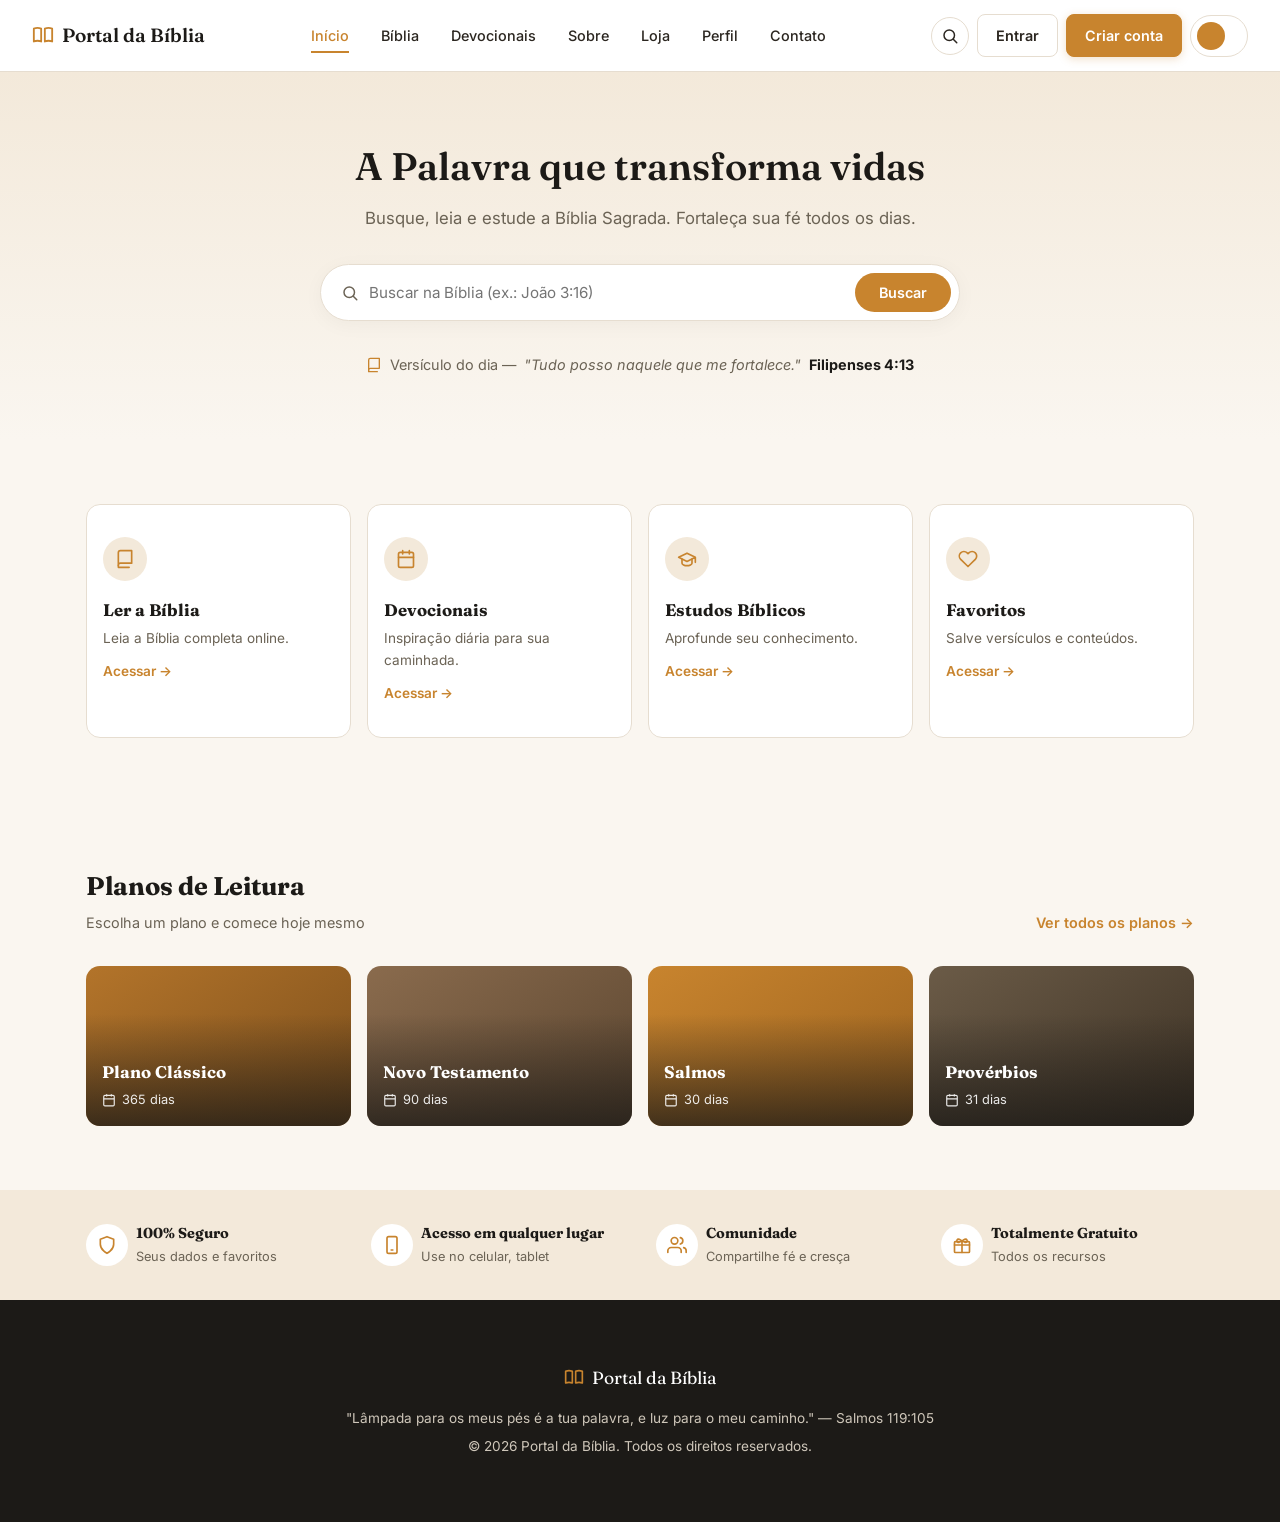
<file: index.html>
<!DOCTYPE html>
<html lang="pt-BR">
<head>
<meta charset="UTF-8">
<meta name="viewport" content="width=device-width, initial-scale=1.0">
<title>Portal da Bíblia — A Palavra que transforma vidas</title>

<link rel="preconnect" href="https://fonts.googleapis.com">

<link href="https://fonts.googleapis.com/css2?family=Fraunces:opsz,wght@9..144,500;9..144,600&family=Inter:wght@400;500;600&display=swap" rel="stylesheet">

<link rel="stylesheet" href="style_1.css">

</head>

<body>

<!-- ===== HEADER ===== -->
<header class="site-header">

  <a href="index.html" class="brand">

    <svg viewBox="0 0 24 24" fill="none" stroke="currentColor" stroke-width="2" stroke-linecap="round" stroke-linejoin="round"><path d="M2 4c2.5-1 5.5-1 8 0v14c-2.5-1-5.5-1-8 0V4Z"/><path d="M22 4c-2.5-1-5.5-1-8 0v14c2.5-1 5.5-1 8 0V4Z"/></svg>

    Portal da Bíblia

  </a>

  <nav class="main-nav">

    <a href="index.html" class="active">Início</a>

    <a href="bible.html">Bíblia</a>

    <a href="#">Devocionais</a>

    <a href="sobre.html">Sobre</a>

    <a href="#">Loja</a>

    <a href="perfil.html">Perfil</a>

    <a href="contato.html">Contato</a>

  </nav>

  <div class="header-actions">

    <button class="icon-circle" aria-label="Buscar">

      <svg viewBox="0 0 24 24" fill="none" stroke="currentColor" stroke-width="2" stroke-linecap="round" stroke-linejoin="round"><circle cx="11" cy="11" r="7"/><path d="m21 21-4.3-4.3"/></svg>

    </button>

    <a href="login.html" class="btn-outline" data-auth="guest">Entrar</a>

    <a href="cadastro.html" class="btn-solid" data-auth="guest">Criar conta</a>

    <a href="perfil.html" class="header-conta" data-auth="user" hidden>
      <span class="header-conta-avatar" id="headerContaAvatar"></span>
      <span class="header-conta-nome" id="headerContaNome"></span>
    </a>

  </div>
  
</header>

<!-- ===== BUSCA ===== -->
<section class="hero">

  <div class="hero-inner">

    <h1>A Palavra que transforma vidas</h1>
    <p>Busque, leia e estude a Bíblia Sagrada. Fortaleça sua fé todos os dias.</p>

    <form class="search-bar" action="bible.html">

      <svg viewBox="0 0 24 24" fill="none" stroke="currentColor" stroke-width="2" stroke-linecap="round" stroke-linejoin="round"><circle cx="11" cy="11" r="7"/><path d="m21 21-4.3-4.3"/></svg>

      <input type="text" placeholder="Buscar na Bíblia (ex.: João 3:16)">

      <button type="submit">Buscar</button>

    </form>

    <p class="verse-of-day">
      
      <svg viewBox="0 0 24 24" fill="none" stroke="currentColor" stroke-width="2" stroke-linecap="round" stroke-linejoin="round"><path d="M4 19.5A2.5 2.5 0 0 1 6.5 17H20V2H6.5A2.5 2.5 0 0 0 4 4.5v15Z"/><path d="M4 19.5V22h13"/></svg>

      Versículo do dia — <em>"Tudo posso naquele que me fortalece."</em> <strong>Filipenses 4:13</strong>

    </p>

  </div>
</section>

<!-- ===== AÇÕES RÁPIDAS ===== -->
<section class="section">

  <div class="quick-grid">

    <a href="bible.html" class="quick-card">

      <div class="icon">

        <svg viewBox="0 0 24 24" fill="none" stroke="currentColor" stroke-width="2" stroke-linecap="round" stroke-linejoin="round"><path d="M4 19.5A2.5 2.5 0 0 1 6.5 17H20V2H6.5A2.5 2.5 0 0 0 4 4.5v15Z"/><path d="M4 19.5V22h13"/></svg>

      </div>

      <h3>Ler a Bíblia</h3>

      <p>Leia a Bíblia completa online.</p>

      <span class="arrow">Acessar →</span>

    </a>

    <a href="#" class="quick-card">

      <div class="icon">

        <svg viewBox="0 0 24 24" fill="none" stroke="currentColor" stroke-width="2" stroke-linecap="round" stroke-linejoin="round"><rect x="3" y="4" width="18" height="18" rx="2"/><path d="M16 2v4M8 2v4M3 10h18"/></svg>

      </div>

      <h3>Devocionais</h3>

      <p>Inspiração diária para sua caminhada.</p>

      <span class="arrow">Acessar →</span>

    </a>

    <a href="bible.html" class="quick-card">

      <div class="icon">

        <svg viewBox="0 0 24 24" fill="none" stroke="currentColor" stroke-width="2" stroke-linecap="round" stroke-linejoin="round"><path d="M22 10v6M2 10l10-5 10 5-10 5-10-5Z"/><path d="M6 12v5c0 1.5 3 3 6 3s6-1.5 6-3v-5"/></svg>

      </div>

      <h3>Estudos Bíblicos</h3>

      <p>Aprofunde seu conhecimento.</p>

      <span class="arrow">Acessar →</span>

    </a>

    <a href="perfil.html" class="quick-card">

      <div class="icon">

        <svg viewBox="0 0 24 24" fill="none" stroke="currentColor" stroke-width="2" stroke-linecap="round" stroke-linejoin="round"><path d="M20.8 4.6a5.5 5.5 0 0 0-7.8 0L12 5.6l-1-1a5.5 5.5 0 0 0-7.8 7.8l1 1L12 21l7.8-7.6 1-1a5.5 5.5 0 0 0 0-7.8Z"/></svg>

      </div>

      <h3>Favoritos</h3>

      <p>Salve versículos e conteúdos.</p>

      <span class="arrow">Acessar →</span>
    </a>

  </div>
</section>

<!-- ===== PLANOS DE LEITURA ===== -->
<section class="section">

  <div class="section-head">

    <div>

      <h2>Planos de Leitura</h2>

      <p>Escolha um plano e comece hoje mesmo</p>

    </div>

    <a href="loja.html" class="see-all">Ver todos os planos →</a>

  </div>

  <div class="plans-grid">

    <a href="bible.html" class="plan-card p1">

      <div>

        <h4>Plano Clássico</h4>

        <span>

          <svg viewBox="0 0 24 24" fill="none" stroke="currentColor" stroke-width="2"><rect x="3" y="4" width="18" height="18" rx="2"/><path d="M16 2v4M8 2v4M3 10h18"/></svg>
          365 dias

        </span>

      </div>
    </a>

    <a href="bible.html" class="plan-card p2">

      <div>

        <h4>Novo Testamento</h4>

        <span>

          <svg viewBox="0 0 24 24" fill="none" stroke="currentColor" stroke-width="2"><rect x="3" y="4" width="18" height="18" rx="2"/><path d="M16 2v4M8 2v4M3 10h18"/></svg>
          90 dias

        </span>

      </div>
    </a>

    <a href="bible.html" class="plan-card p3">

      <div>

        <h4>Salmos</h4>

        <span>

          <svg viewBox="0 0 24 24" fill="none" stroke="currentColor" stroke-width="2"><rect x="3" y="4" width="18" height="18" rx="2"/><path d="M16 2v4M8 2v4M3 10h18"/></svg>
          30 dias

        </span>

      </div>
    </a>

    <a href="bible.html" class="plan-card p4">

      <div>

        <h4>Provérbios</h4>

        <span>
          <svg viewBox="0 0 24 24" fill="none" stroke="currentColor" stroke-width="2"><rect x="3" y="4" width="18" height="18" rx="2"/><path d="M16 2v4M8 2v4M3 10h18"/></svg>
          31 dias

        </span>

      </div>
    </a>

  </div>
</section>

<!-- ===== FAIXA DE BENEFÍCIOS ===== -->
<section class="feature-strip">

  <div class="section">

    <div class="feature-item">

      <div class="icon">

        <svg viewBox="0 0 24 24" fill="none" stroke="currentColor" stroke-width="2" stroke-linecap="round" stroke-linejoin="round"><path d="M12 22s8-4 8-11V5l-8-3-8 3v6c0 7 8 11 8 11Z"/></svg>

      </div>
      <div>

        <h5>100% Seguro</h5>

        <p>Seus dados e favoritos</p>

      </div>
    </div>

    <div class="feature-item">

      <div class="icon">

        <svg viewBox="0 0 24 24" fill="none" stroke="currentColor" stroke-width="2" stroke-linecap="round" stroke-linejoin="round"><rect x="6" y="2" width="12" height="20" rx="2"/><path d="M11 18h2"/></svg>

      </div>
      <div>

        <h5>Acesso em qualquer lugar</h5>

        <p>Use no celular, tablet</p>

      </div>
    </div>

    <div class="feature-item">

      <div class="icon">

        <svg viewBox="0 0 24 24" fill="none" stroke="currentColor" stroke-width="2" stroke-linecap="round" stroke-linejoin="round"><path d="M17 21v-2a4 4 0 0 0-4-4H5a4 4 0 0 0-4 4v2"/><circle cx="9" cy="7" r="4"/><path d="M23 21v-2a4 4 0 0 0-3-3.87M16 3.13a4 4 0 0 1 0 7.75"/></svg>

      </div>

      <div>

        <h5>Comunidade</h5>

        <p>Compartilhe fé e cresça</p>

      </div>

    </div>

    <div class="feature-item">

      <div class="icon">

        <svg viewBox="0 0 24 24" fill="none" stroke="currentColor" stroke-width="2" stroke-linecap="round" stroke-linejoin="round"><rect x="3" y="8" width="18" height="13" rx="1"/><path d="M12 8v13M3 12h18M12 8c-1.5-3-5-4-6-2s1 3 2.5 3M12 8c1.5-3 5-4 6-2s-1 3-2.5 3"/></svg>

      </div>

      <div>

        <h5>Totalmente Gratuito</h5>

        <p>Todos os recursos</p>

      </div>

    </div>

  </div>
</section>

<!-- ===== FOOTER ===== -->
<footer class="site-footer">

  <div class="brand">

    <svg viewBox="0 0 24 24" fill="none" stroke="currentColor" stroke-width="2" stroke-linecap="round" stroke-linejoin="round"><path d="M2 4c2.5-1 5.5-1 8 0v14c-2.5-1-5.5-1-8 0V4Z"/><path d="M22 4c-2.5-1-5.5-1-8 0v14c2.5-1 5.5-1 8 0V4Z"/></svg>
    Portal da Bíblia

  </div>

  <p>"Lâmpada para os meus pés é a tua palavra, e luz para o meu caminho." — Salmos 119:105</p>
  <p>&copy; 2026 Portal da Bíblia. Todos os direitos reservados.</p>

</footer>

<script src="script.js"></script>

</body>
</html>
</file>
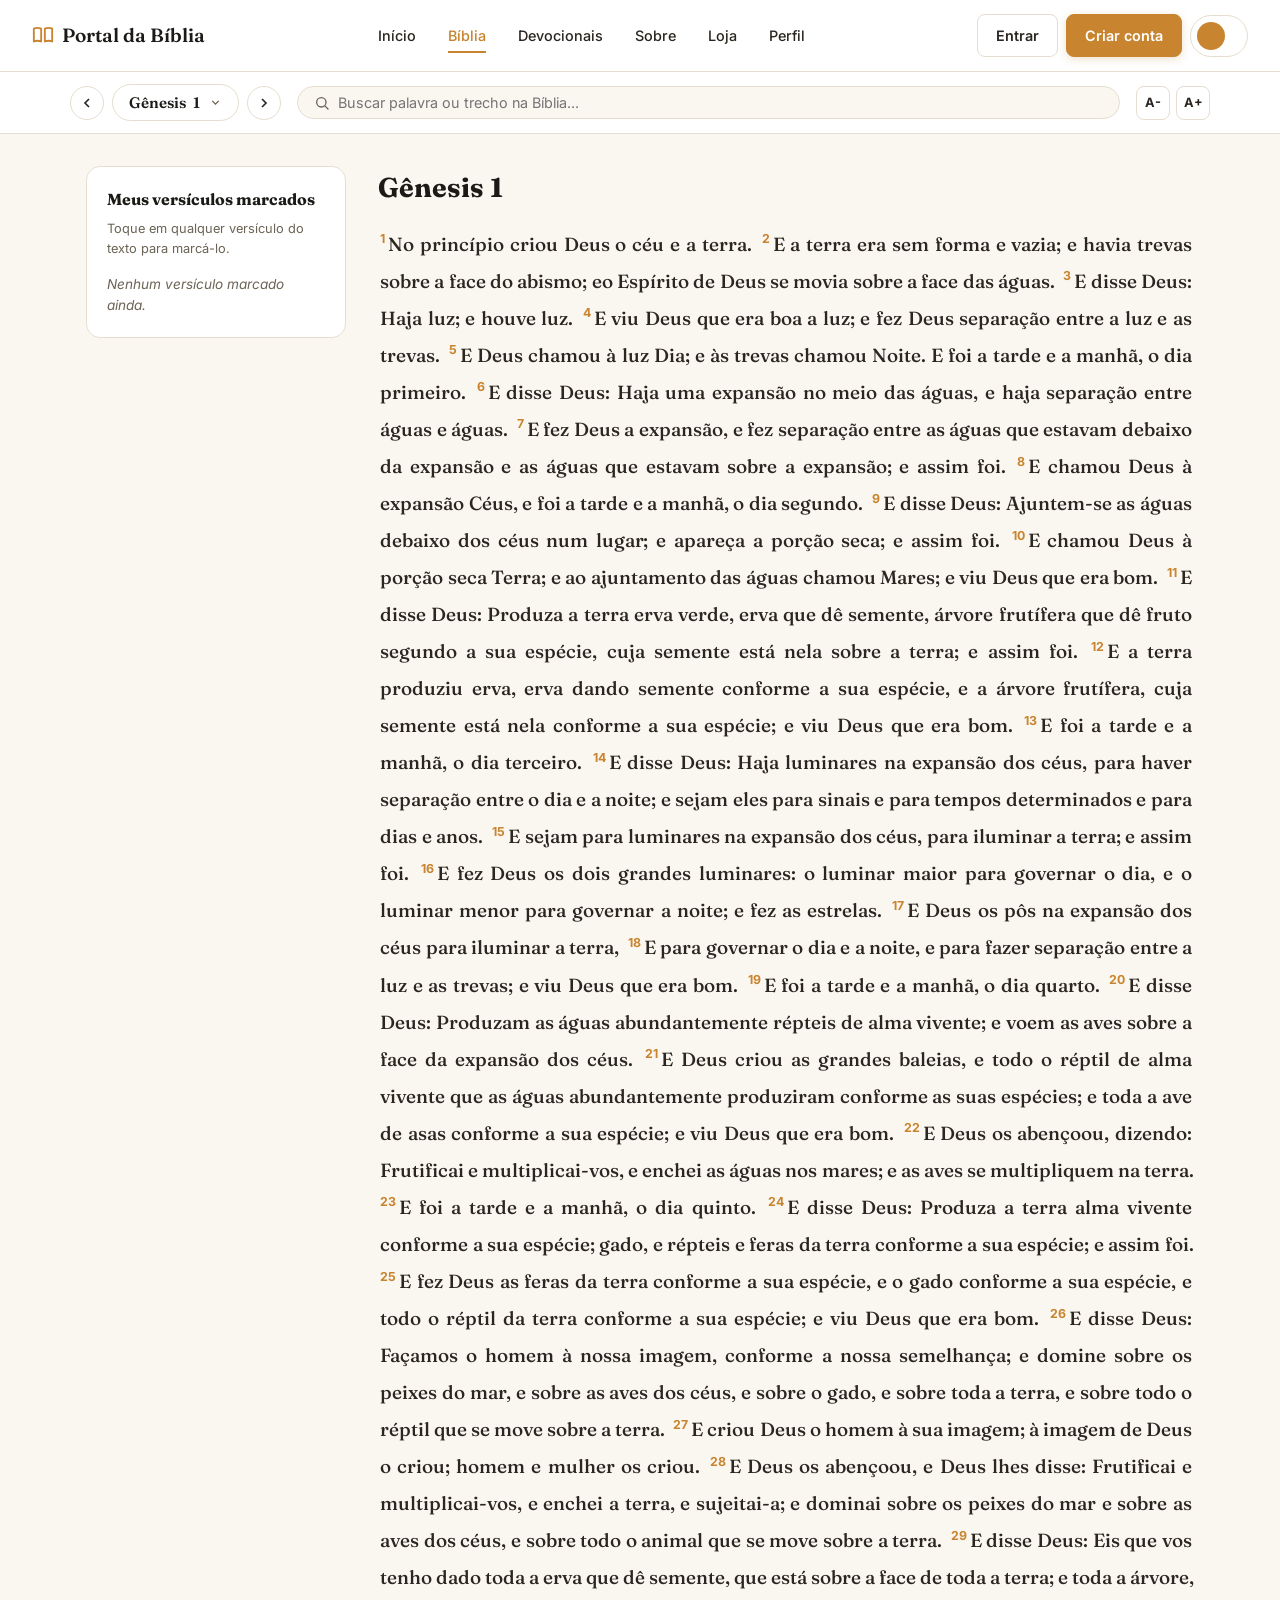
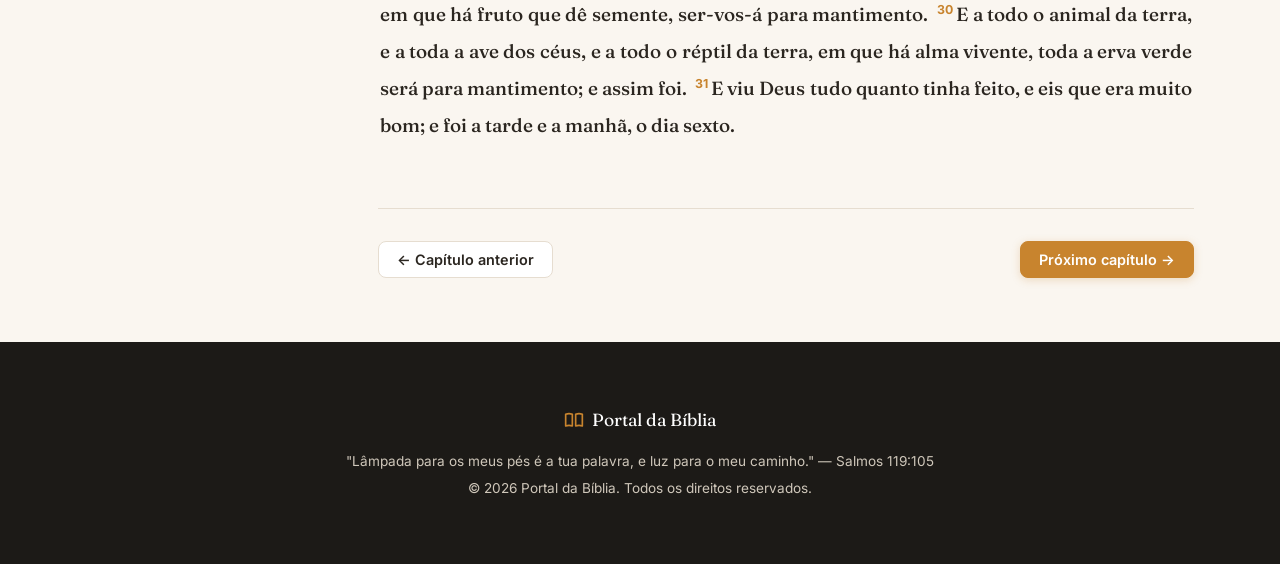
<file: bible.html>
<!DOCTYPE html>
<html lang="pt-BR">
<head>
<meta charset="UTF-8">
<meta name="viewport" content="width=device-width, initial-scale=1.0">
<title>Bíblia Online | Portal da Bíblia</title>

<link rel="preconnect" href="https://fonts.googleapis.com">
<link href="https://fonts.googleapis.com/css2?family=Fraunces:opsz,wght@9..144,500;9..144,600&family=Inter:wght@400;500;600&display=swap" rel="stylesheet">

<link rel="stylesheet" href="style_1.css">
</head>

<body>

<!-- ===== HEADER ===== -->
<header class="site-header">

  <a href="index.html" class="brand">
    <svg viewBox="0 0 24 24" fill="none" stroke="currentColor" stroke-width="2" stroke-linecap="round" stroke-linejoin="round"><path d="M2 4c2.5-1 5.5-1 8 0v14c-2.5-1-5.5-1-8 0V4Z"/><path d="M22 4c-2.5-1-5.5-1-8 0v14c2.5-1 5.5-1 8 0V4Z"/></svg>
    Portal da Bíblia
  </a>

  <nav class="main-nav">
    <a href="index.html">Início</a>
    <a href="bible.html" class="active">Bíblia</a>
    <a href="#">Devocionais</a>
    <a href="sobre.html">Sobre</a>
    <a href="#">Loja</a>
    <a href="perfil.html">Perfil</a>
  </nav>

  <div class="header-actions">
    <a href="login.html" class="btn-outline" data-auth="guest">Entrar</a>
    <a href="cadastro.html" class="btn-solid" data-auth="guest">Criar conta</a>

    <a href="perfil.html" class="header-conta" data-auth="user" hidden>
      <span class="header-conta-avatar" id="headerContaAvatar"></span>
      <span class="header-conta-nome" id="headerContaNome"></span>
    </a>
  </div>

</header>

<!-- ===== BARRA DE FERRAMENTAS DA BÍBLIA ===== -->
<div class="bible-toolbar">
  <div class="bible-toolbar-inner">

    <div class="bible-nav-group">
      <button class="icon-nav" id="btnAnterior" aria-label="Capítulo anterior">
        <svg viewBox="0 0 24 24" fill="none" stroke="currentColor" stroke-width="2.5"><path d="M15 18l-6-6 6-6"/></svg>
      </button>

      <button class="bible-posicao" id="btnAbrirIndice" type="button">
        <span id="posicaoLivro">Carregando</span>
        <span id="posicaoCapitulo"></span>
        <svg viewBox="0 0 24 24" fill="none" stroke="currentColor" stroke-width="2.5"><path d="M6 9l6 6 6-6"/></svg>
      </button>

      <button class="icon-nav" id="btnProximo" aria-label="Próximo capítulo">
        <svg viewBox="0 0 24 24" fill="none" stroke="currentColor" stroke-width="2.5"><path d="M9 18l6-6-6-6"/></svg>
      </button>
    </div>

    <form class="bible-search" id="formBusca">
      <svg viewBox="0 0 24 24" fill="none" stroke="currentColor" stroke-width="2" stroke-linecap="round" stroke-linejoin="round"><circle cx="11" cy="11" r="7"/><path d="m21 21-4.3-4.3"/></svg>
      <input type="text" id="inputBusca" placeholder="Buscar palavra ou trecho na Bíblia...">
    </form>

    <div class="font-controls">
      <button type="button" id="fontMenos" aria-label="Diminuir fonte">A-</button>
      <button type="button" id="fontMais" aria-label="Aumentar fonte">A+</button>
    </div>

  </div>
</div>

<!-- ===== PAINEL DE ÍNDICE (livros/capítulos) ===== -->
<div class="indice-overlay hidden" id="painelIndice">
  <div class="indice-modal">

    <div class="indice-header">
      <button class="indice-voltar hidden" id="voltarLivros" type="button">← Voltar</button>
      <h3 id="indiceTitulo">Livros da Bíblia</h3>
      <button class="indice-fechar" id="fecharIndice" type="button" aria-label="Fechar">✕</button>
    </div>

    <div class="indice-livros" id="indiceLivros"></div>
    <div class="indice-capitulos hidden" id="indiceCapitulos"></div>

  </div>
</div>

<!-- ===== LAYOUT PRINCIPAL: sidebar + leitura ===== -->
<div class="bible-layout">

  <aside class="bible-sidebar">
    <h3>Meus versículos marcados</h3>
    <p class="sidebar-hint">Toque em qualquer versículo do texto para marcá-lo.</p>
    <ul class="marcados-list" id="listaMarcados"></ul>
  </aside>

  <main class="bible-reader">

    <!-- área de leitura normal -->
    <div id="areaLeitura">
      <h1 id="tituloCapitulo">Carregando a Bíblia...</h1>
      <div class="versiculos" id="conteudoVersiculos">
        <p class="carregando">Aguarde um instante enquanto carregamos o texto sagrado 📖</p>
      </div>

      <div class="chapter-footer-nav">
        <button class="btn-outline" id="btnAnteriorRodape" type="button">← Capítulo anterior</button>
        <button class="btn-solid" id="btnProximoRodape" type="button">Próximo capítulo →</button>
      </div>
    </div>

    <!-- resultados de busca (some por padrão) -->
    <div class="search-results hidden" id="resultadosBusca">
      <div class="search-results-head">
        <h2 id="tituloBusca">Resultados da busca</h2>
        <button class="link-fechar" id="fecharBusca" type="button">✕ Fechar</button>
      </div>
      <div id="listaResultados"></div>
    </div>

  </main>
</div>

<!-- ===== FOOTER ===== -->
<footer class="site-footer">
  <div class="brand">
    <svg viewBox="0 0 24 24" fill="none" stroke="currentColor" stroke-width="2" stroke-linecap="round" stroke-linejoin="round"><path d="M2 4c2.5-1 5.5-1 8 0v14c-2.5-1-5.5-1-8 0V4Z"/><path d="M22 4c-2.5-1-5.5-1-8 0v14c2.5-1 5.5-1 8 0V4Z"/></svg>
    Portal da Bíblia
  </div>
  <p>"Lâmpada para os meus pés é a tua palavra, e luz para o meu caminho." — Salmos 119:105</p>
  <p>&copy; 2026 Portal da Bíblia. Todos os direitos reservados.</p>
</footer>

<script src="script.js"></script>

</body>
</html>
</file>
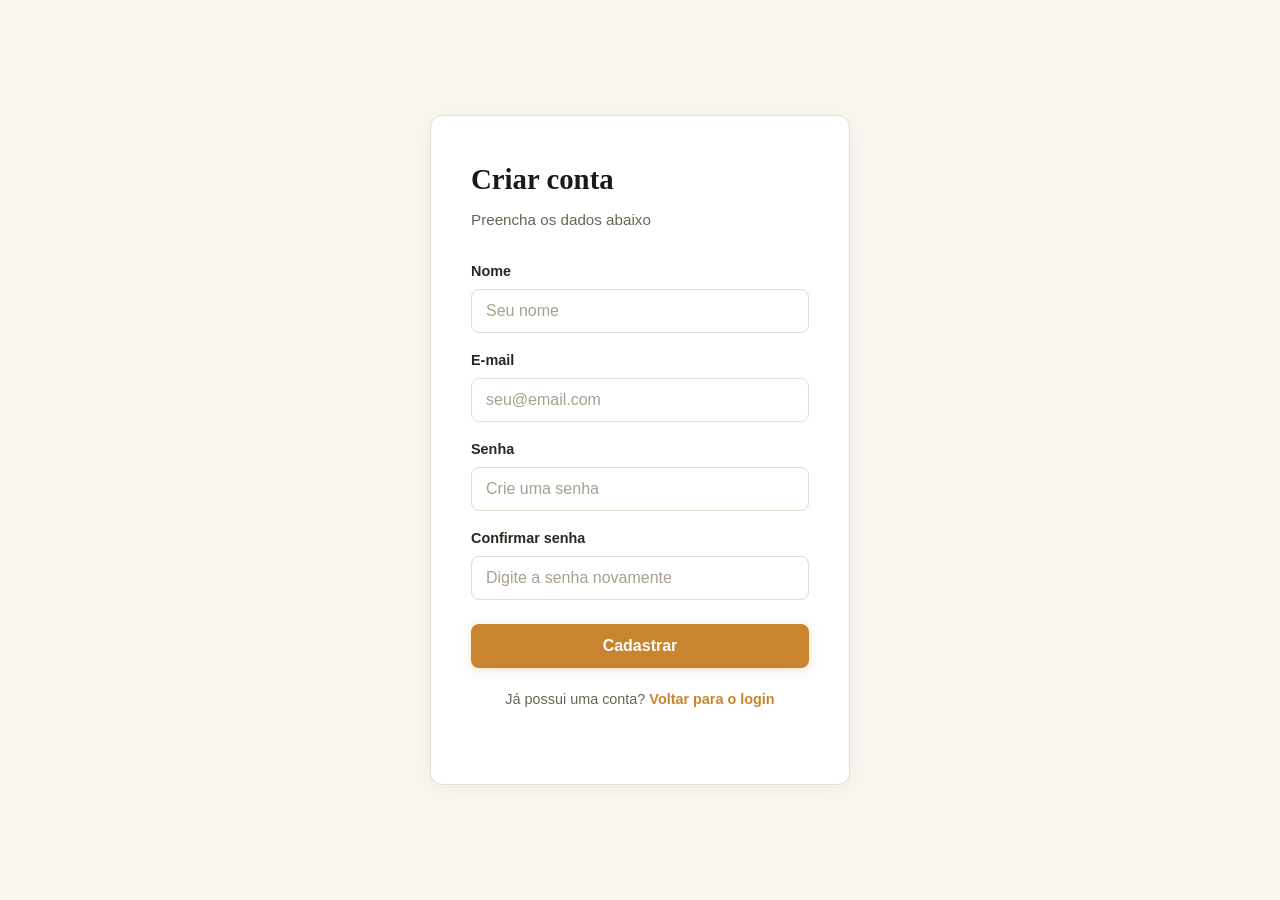
<file: cadastro.html>
<!DOCTYPE html>
<html lang="pt-BR">

<head>
    <meta charset="UTF-8">
    <meta name="viewport" content="width=device-width, initial-scale=1.0">

    <title>Cadastro</title>

    <link rel="stylesheet" href="style_1.css">
</head>

<body>

    <main class="container">

        <section class="card">

            <h1>Criar conta</h1>

            <p class="subtitle">
                Preencha os dados abaixo
            </p>

            <form id="cadastroForm">

                <label for="nome">
                    Nome
                </label>

                <input
                    type="text"
                    id="nome"
                    placeholder="Seu nome"
                    required
                >

                <label for="email">
                    E-mail
                </label>

                <input
                    type="email"
                    id="email"
                    placeholder="seu@email.com"
                    required
                >

                <label for="senha">
                    Senha
                </label>

                <input
                    type="password"
                    id="senha"
                    placeholder="Crie uma senha"
                    minlength="6"
                    required
                >

                <label for="confirmarSenha">
                    Confirmar senha
                </label>

                <input
                    type="password"
                    id="confirmarSenha"
                    placeholder="Digite a senha novamente"
                    minlength="6"
                    required
                >

                <button type="submit">
                    Cadastrar
                </button>

            </form>

            <p class="link-text">
                Já possui uma conta?
                <a href="login.html">
                    Voltar para o login
                </a>
            </p>

            <p id="mensagem"></p>

        </section>

    </main>

   
    <script src="script.js"></script>

</body>

</html>
</file>
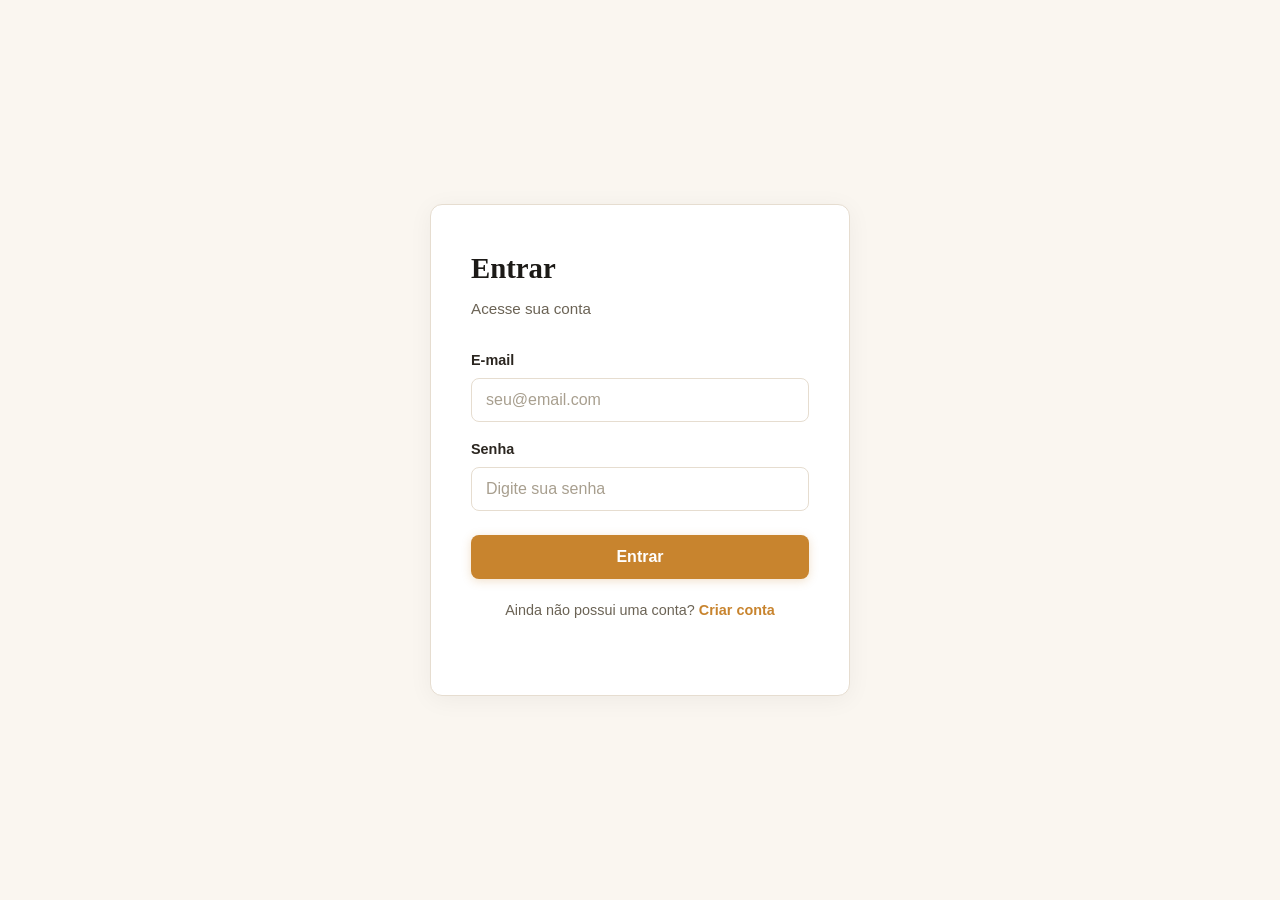
<file: login.html>
<!DOCTYPE html>
<html lang="pt-BR">

<head>
    <meta charset="UTF-8">
    <meta name="viewport" content="width=device-width, initial-scale=1.0">

    <title>Login</title>

    <link rel="stylesheet" href="style_1.css">
</head>

<body>

    <main class="container">

        <section class="card">

            <h1>Entrar</h1>

            <p class="subtitle">
                Acesse sua conta
            </p>

            <form id="loginForm">

                <label for="email">
                    E-mail
                </label>

                <input
                    type="email"
                    id="email"
                    placeholder="seu@email.com"
                    required
                >

                <label for="senha">
                    Senha
                </label>

                <input
                    type="password"
                    id="senha"
                    placeholder="Digite sua senha"
                    required
                >

                <button type="submit">
                    Entrar
                </button>

            </form>

            <p class="link-text">
                Ainda não possui uma conta?
                <a href="cadastro.html">
                    Criar conta
                </a>
            </p>

            <p id="mensagem"></p>

        </section>

    </main>

  
    <script src="script.js"></script>

</body>

</html>
</file>
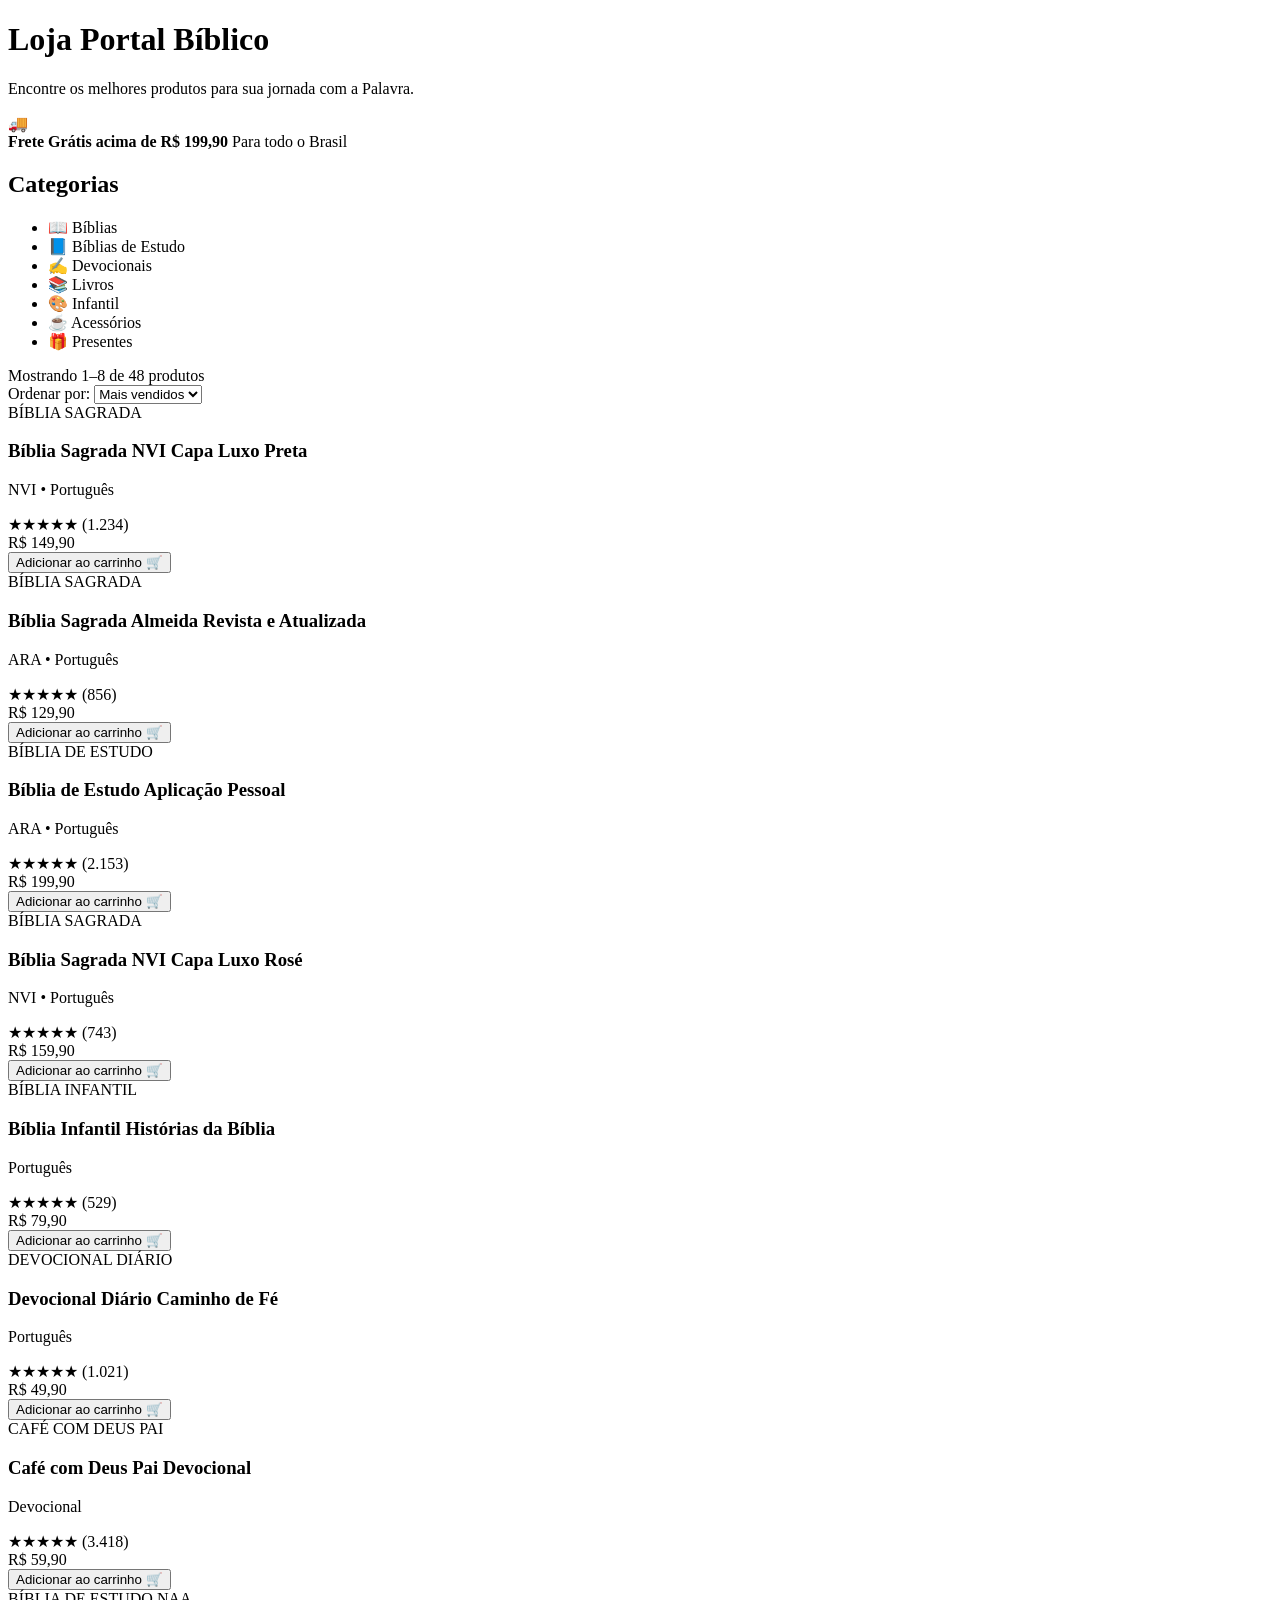
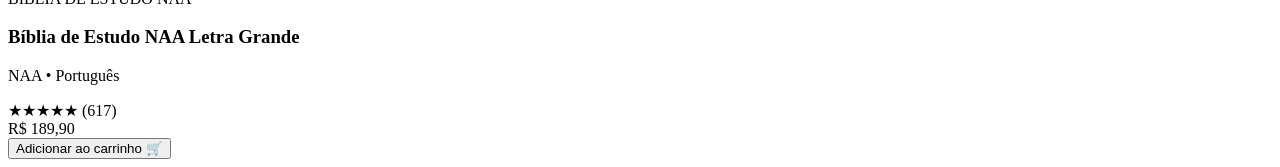
<file: loja.html>
<!DOCTYPE html>
<html lang="pt-BR">
<head>
    <meta charset="UTF-8">
    <meta name="viewport" content="width=device-width, initial-scale=1.0">
    <title>Loja - Portal Bíblico</title>
</head>
<body>

    <div class="container">
        <!-- Cabeçalho Superior -->
        <header class="top-header">
            <div class="header-title">
                <h1>Loja Portal Bíblico</h1>
                <p>Encontre os melhores produtos para sua jornada com a Palavra.</p>
            </div>
            <div class="free-shipping-badge">
                <span class="icon">🚚</span>
                <div>
                    <strong>Frete Grátis acima de R$ 199,90</strong>
                    <span>Para todo o Brasil</span>
                </div>
            </div>
        </header>

        <!-- Layout Principal -->
        <div class="shop-layout">
            <!-- Barra Lateral - Apenas Categorias -->
            <aside class="sidebar">
                <h2 class="sidebar-title">Categorias</h2>
                <ul class="category-list">
                    <li class="category-item active">
                        <span class="category-icon">📖</span> Bíblias
                    </li>
                    <li class="category-item">
                        <span class="category-icon">📘</span> Bíblias de Estudo
                    </li>
                    <li class="category-item">
                        <span class="category-icon">✍️</span> Devocionais
                    </li>
                    <li class="category-item">
                        <span class="category-icon">📚</span> Livros
                    </li>
                    <li class="category-item">
                        <span class="category-icon">🎨</span> Infantil
                    </li>
                    <li class="category-item">
                        <span class="category-icon">☕</span> Acessórios
                    </li>
                    <li class="category-item">
                        <span class="category-icon">🎁</span> Presentes
                    </li>
                </ul>
            </aside>

            <!-- Conteúdo de Produtos -->
            <main class="content-area">
                <div class="toolbar">
                    <span class="product-count">Mostrando 1–8 de 48 produtos</span>
                    <div class="sort-container">
                        <label for="sort">Ordenar por: </label>
                        <select id="sort" class="sort-select">
                            <option value="mais-vendidos">Mais vendidos</option>
                            <option value="menor-preco">Menor preço</option>
                            <option value="maior-preco">Maior preço</option>
                        </select>
                    </div>
                </div>

                <!-- Grid de Produtos -->
                <div class="product-grid">
                    <!-- Produto 1 -->
                    <article class="product-card">
                        <div class="product-image-container">
                            <div class="book-mockup mockup-black">BÍBLIA SAGRADA</div>
                        </div>
                        <h3 class="product-title">Bíblia Sagrada NVI Capa Luxo Preta</h3>
                        <p class="product-subtitle">NVI • Português</p>
                        <div class="rating">★★★★★ <span class="rating-count">(1.234)</span></div>
                        <div class="product-price">R$ 149,90</div>
                        <button class="btn-add-cart">Adicionar ao carrinho 🛒</button>
                    </article>

                    <!-- Produto 2 -->
                    <article class="product-card">
                        <div class="product-image-container">
                            <div class="book-mockup mockup-brown">BÍBLIA SAGRADA</div>
                        </div>
                        <h3 class="product-title">Bíblia Sagrada Almeida Revista e Atualizada</h3>
                        <p class="product-subtitle">ARA • Português</p>
                        <div class="rating">★★★★★ <span class="rating-count">(856)</span></div>
                        <div class="product-price">R$ 129,90</div>
                        <button class="btn-add-cart filled">Adicionar ao carrinho 🛒</button>
                    </article>

                    <!-- Produto 3 -->
                    <article class="product-card">
                        <div class="product-image-container">
                            <div class="book-mockup mockup-darkbrown">BÍBLIA DE ESTUDO</div>
                        </div>
                        <h3 class="product-title">Bíblia de Estudo Aplicação Pessoal</h3>
                        <p class="product-subtitle">ARA • Português</p>
                        <div class="rating">★★★★★ <span class="rating-count">(2.153)</span></div>
                        <div class="product-price">R$ 199,90</div>
                        <button class="btn-add-cart">Adicionar ao carrinho 🛒</button>
                    </article>

                    <!-- Produto 4 -->
                    <article class="product-card">
                        <div class="product-image-container">
                            <div class="book-mockup mockup-rose">BÍBLIA SAGRADA</div>
                        </div>
                        <h3 class="product-title">Bíblia Sagrada NVI Capa Luxo Rosé</h3>
                        <p class="product-subtitle">NVI • Português</p>
                        <div class="rating">★★★★★ <span class="rating-count">(743)</span></div>
                        <div class="product-price">R$ 159,90</div>
                        <button class="btn-add-cart">Adicionar ao carrinho 🛒</button>
                    </article>

                    <!-- Produto 5 -->
                    <article class="product-card">
                        <div class="product-image-container">
                            <div class="book-mockup mockup-blue">BÍBLIA INFANTIL</div>
                        </div>
                        <h3 class="product-title">Bíblia Infantil Histórias da Bíblia</h3>
                        <p class="product-subtitle">Português</p>
                        <div class="rating">★★★★★ <span class="rating-count">(529)</span></div>
                        <div class="product-price">R$ 79,90</div>
                        <button class="btn-add-cart">Adicionar ao carrinho 🛒</button>
                    </article>

                    <!-- Produto 6 -->
                    <article class="product-card">
                        <div class="product-image-container">
                            <div class="book-mockup mockup-cream">DEVOCIONAL DIÁRIO</div>
                        </div>
                        <h3 class="product-title">Devocional Diário Caminho de Fé</h3>
                        <p class="product-subtitle">Português</p>
                        <div class="rating">★★★★★ <span class="rating-count">(1.021)</span></div>
                        <div class="product-price">R$ 49,90</div>
                        <button class="btn-add-cart">Adicionar ao carrinho 🛒</button>
                    </article>

                    <!-- Produto 7 -->
                    <article class="product-card">
                        <div class="product-image-container">
                            <div class="book-mockup mockup-coffee">CAFÉ COM DEUS PAI</div>
                        </div>
                        <h3 class="product-title">Café com Deus Pai Devocional</h3>
                        <p class="product-subtitle">Devocional</p>
                        <div class="rating">★★★★★ <span class="rating-count">(3.418)</span></div>
                        <div class="product-price">R$ 59,90</div>
                        <button class="btn-add-cart">Adicionar ao carrinho 🛒</button>
                    </article>

                    <!-- Produto 8 -->
                    <article class="product-card">
                        <div class="product-image-container">
                            <div class="book-mockup mockup-darkgray">BÍBLIA DE ESTUDO NAA</div>
                        </div>
                        <h3 class="product-title">Bíblia de Estudo NAA Letra Grande</h3>
                        <p class="product-subtitle">NAA • Português</p>
                        <div class="rating">★★★★★ <span class="rating-count">(617)</span></div>
                        <div class="product-price">R$ 189,90</div>
                        <button class="btn-add-cart">Adicionar ao carrinho 🛒</button>
                    </article>
                </div>
            </main>
        </div>
    </div>

</body>
</html>
</file>
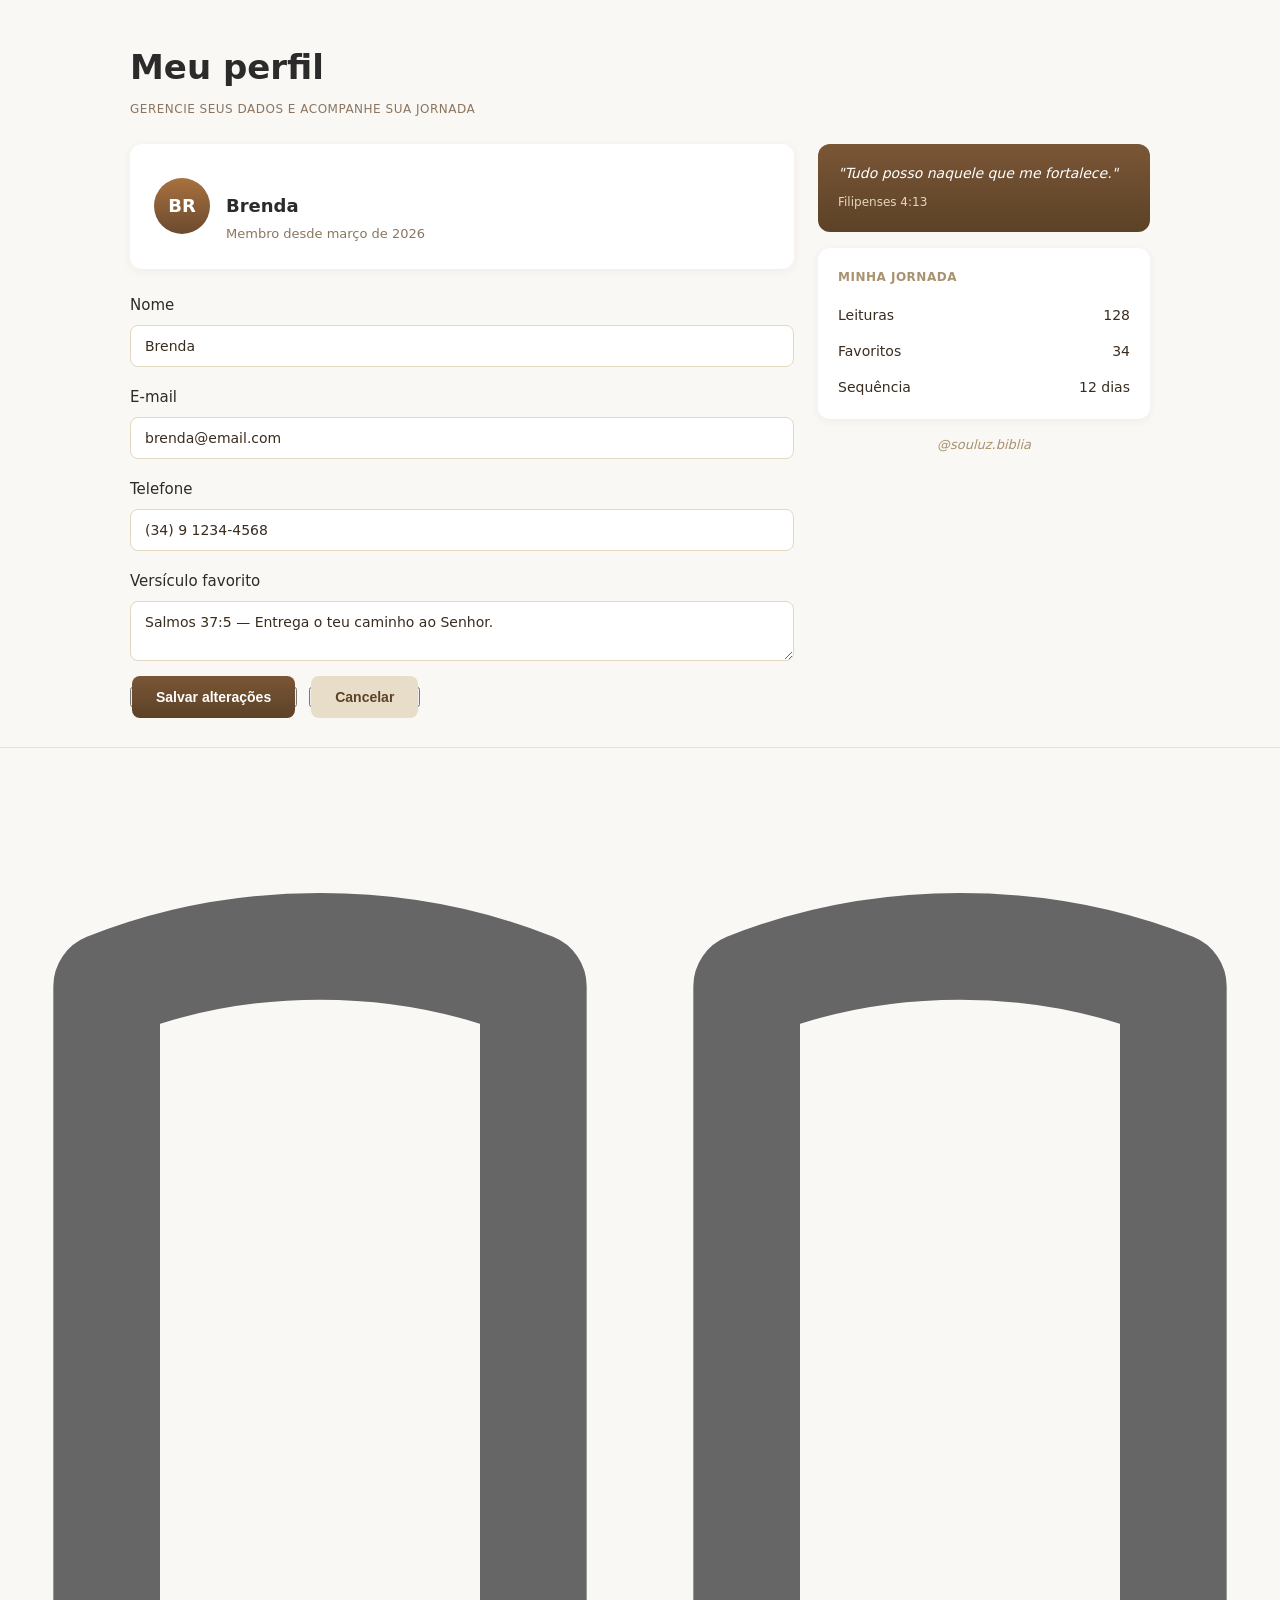
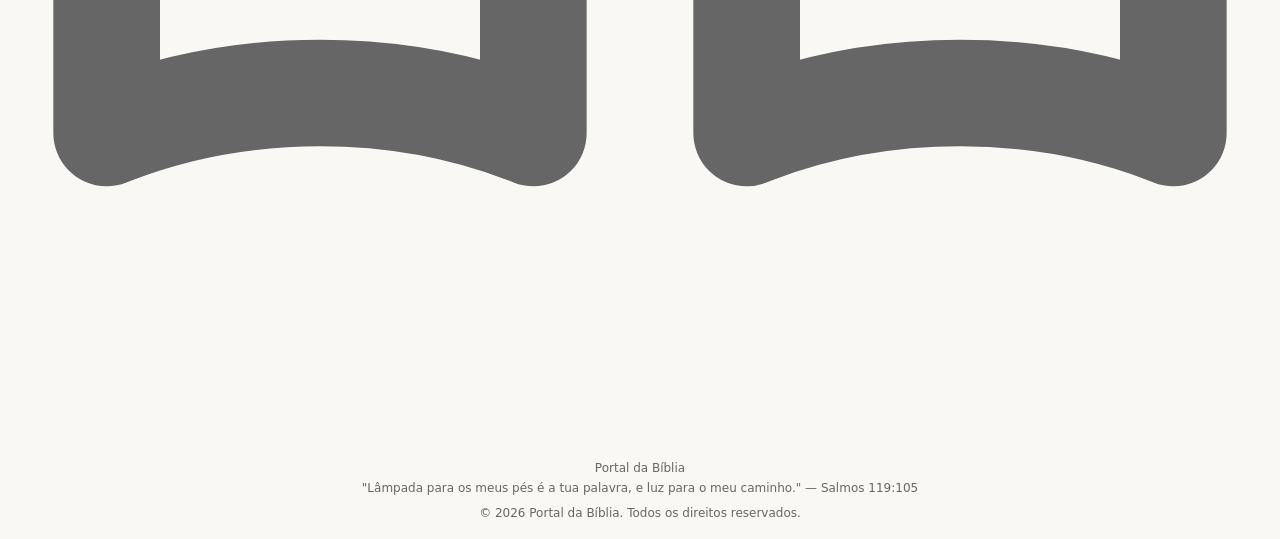
<file: perfil.html>
<!DOCTYPE html>
<html lang="pt-BR">
<head>
<meta charset="UTF-8">
<meta name="viewport" content="width=device-width, initial-scale=1.0">
<title>Meu Perfil - Portal Bíblico</title>
<link rel="stylesheet" href="style.css">
</head>
<body>

  <div class="perfil-container">

    <div class="perfil-titulo">
      <h1>Meu perfil</h1>
      <p>Gerencie seus dados e acompanhe sua jornada</p>
    </div>

    <div class="perfil-layout">

      <!-- Coluna esquerda -->
      <div class="perfil-esquerda">

        <div class="perfil-card-topo">
          <div class="perfil-avatar">BR</div>
          <div>
            <h2>Brenda</h2>
            <p>Membro desde março de 2026</p>
          </div>
        </div>

        <form class="perfil-form">

          <label for="nome">Nome</label>
          <input type="text" id="nome" value="Brenda">

          <label for="email">E-mail</label>
          <input type="email" id="email" value="brenda@email.com">

          <label for="telefone">Telefone</label>
          <input type="text" id="telefone" value="(34) 9 1234-4568">

          <label for="versiculo">Versículo favorito</label>
          <textarea id="versiculo">Salmos 37:5 — Entrega o teu caminho ao Senhor.</textarea>

          <div class="perfil-botoes">

            <button>
              <a href="index.html" type="submit" class="btn-salvar-perfil">Salvar alterações </a>
          </button>
            <button>
              <a href="loja.html" type="button" class="btn-cancelar">Cancelar</a> 
          </button>
          </div>

        </form>

      </div>

      <!-- Coluna direita -->
      <div class="perfil-direita">

        <div class="versiculo-card">
          <p class="versiculo-texto">"Tudo posso naquele que me fortalece."</p>
          <p class="versiculo-ref">Filipenses 4:13</p>
        </div>

        <div class="jornada-card">
          <h3>Minha jornada</h3>

          <div class="jornada-item">
            <span>Leituras</span>
            <span>128</span>
          </div>
          <div class="jornada-item">
            <span>Favoritos</span>
            <span>34</span>
          </div>
          <div class="jornada-item">
            <span>Sequência</span>
            <span>12 dias</span>
          </div>
        </div>

        <p class="perfil-arroba">@souluz.biblia</p>

      </div>

    </div>

  </div>

  <!-- ===== FOOTER ===== -->
<footer class="site-footer">

  <div class="brand">

    <svg viewBox="0 0 24 24" fill="none" stroke="currentColor" stroke-width="2" stroke-linecap="round" stroke-linejoin="round"><path d="M2 4c2.5-1 5.5-1 8 0v14c-2.5-1-5.5-1-8 0V4Z"/><path d="M22 4c-2.5-1-5.5-1-8 0v14c2.5-1 5.5-1 8 0V4Z"/></svg>
    Portal da Bíblia

  </div>

  <p>"Lâmpada para os meus pés é a tua palavra, e luz para o meu caminho." — Salmos 119:105</p>
  <p>&copy; 2026 Portal da Bíblia. Todos os direitos reservados.</p>

</footer>

</body>
</html>
</file>
<file: style_1.css>
/* ============================================================
   RESET BÁSICO
============================================================ */
* {
  margin: 0;
  padding: 0;
  box-sizing: border-box;
}

/* ============================================================
   VARIÁVEIS DE COR / TIPOGRAFIA
============================================================ */
:root {
  --cor-primaria: #1c1a17;
  --cor-secundaria: #c8842e;
  --cor-secundaria-hover: #b3742a;
  --cor-fundo: #faf6f0;
  --cor-fundo-card: #ffffff;
  --cor-texto: #2b2620;
  --cor-texto-claro: #6b6355;
  --cor-borda: #e6ddd0;
  --cor-erro: #c0392b;
  --cor-sucesso: #27ae60;

  --fonte-titulo: 'Fraunces', 'Georgia', serif;
  --fonte-texto: 'Inter', 'Segoe UI', Arial, sans-serif;

  --radius: 8px;
  --radius-lg: 14px;

  --espaco-sm: 8px;
  --espaco-md: 16px;
  --espaco-lg: 32px;
  --espaco-xl: 64px;

  /* timing padrão das transições/animações */
  --transicao: 0.2s ease;
  --transicao-lenta: 0.4s cubic-bezier(0.22, 1, 0.36, 1);
}

html {
  scroll-behavior: smooth;
}

body {
  font-family: var(--fonte-texto);
  color: var(--cor-texto);
  background-color: var(--cor-fundo);
  line-height: 1.6;
}

h1, h2, h3, h4, h5 {
  font-family: var(--fonte-titulo);
  color: var(--cor-primaria);
}

a {
  color: inherit;
  text-decoration: none;
  transition: color var(--transicao);
}

img, svg {
  display: block;
}

svg {
  transition: transform var(--transicao), color var(--transicao);
}

button {
  font-family: inherit;
  cursor: pointer;
  transition: background-color var(--transicao), color var(--transicao),
    border-color var(--transicao), transform var(--transicao), box-shadow var(--transicao);
}

button:active {
  transform: scale(0.97);
}

.section {
  max-width: 1140px;
  margin: 0 auto;
  padding: var(--espaco-xl) var(--espaco-md);
}

/* ============================================================
   ANIMAÇÕES REUTILIZÁVEIS
============================================================ */
@keyframes fadeInUp {
  from {
    opacity: 0;
    transform: translateY(14px);
  }
  to {
    opacity: 1;
    transform: translateY(0);
  }
}

@keyframes fadeIn {
  from { opacity: 0; }
  to { opacity: 1; }
}

@keyframes pulseSuave {
  0%, 100% { opacity: 1; }
  50% { opacity: 0.6; }
}

@keyframes shake {
  0%, 100% { transform: translateX(0); }
  25% { transform: translateX(-4px); }
  75% { transform: translateX(4px); }
}

/* ============================================================
   HEADER
============================================================ */
.site-header {
  display: flex;
  align-items: center;
  justify-content: space-between;
  gap: var(--espaco-md);
  padding: 14px var(--espaco-lg);
  background: #fff;
  border-bottom: 1px solid var(--cor-borda);
  position: sticky;
  top: 0;
  z-index: 50;
  transition: box-shadow var(--transicao);
}

.site-header:hover {
  box-shadow: 0 2px 12px rgba(0, 0, 0, 0.03);
}

.site-header .brand {
  display: flex;
  align-items: center;
  gap: 8px;
  font-family: var(--fonte-titulo);
  font-weight: 600;
  font-size: 1.2rem;
  color: var(--cor-primaria);
  white-space: nowrap;
  transition: opacity var(--transicao);
}

.site-header .brand:hover {
  opacity: 0.75;
}

.site-header .brand svg {
  width: 22px;
  height: 22px;
  color: var(--cor-secundaria);
  transition: transform var(--transicao-lenta);
}

.site-header .brand:hover svg {
  transform: rotate(-8deg) scale(1.08);
}

.main-nav {
  display: flex;
  align-items: center;
  gap: var(--espaco-lg);
  flex-wrap: wrap;
}

.main-nav a {
  position: relative;
  display: flex;
  align-items: center;
  gap: 4px;
  font-size: 0.9rem;
  font-weight: 500;
  color: var(--cor-texto);
  padding: 4px 0;
}

.main-nav a::after {
  content: "";
  position: absolute;
  left: 0;
  bottom: -2px;
  width: 0;
  height: 2px;
  background: var(--cor-secundaria);
  transition: width var(--transicao-lenta);
}

.main-nav a svg {
  width: 14px;
  height: 14px;
  transition: transform var(--transicao);
}

.main-nav a:hover svg {
  transform: translateY(2px);
}

.main-nav a:hover,
.main-nav a.active {
  color: var(--cor-secundaria);
}

.main-nav a:hover::after,
.main-nav a.active::after {
  width: 100%;
}

.header-actions {
  display: flex;
  align-items: center;
  gap: var(--espaco-sm);
}

/* chip "Minha conta", aparece no lugar de Entrar/Criar conta quando logado */
.header-conta {
  display: flex;
  align-items: center;
  gap: 8px;
  padding: 6px 14px 6px 6px;
  border: 1px solid var(--cor-borda);
  border-radius: 50px;
  background: #fff;
  color: var(--cor-texto);
  transition: border-color var(--transicao), background-color var(--transicao), transform var(--transicao);
}

.header-conta:hover {
  border-color: var(--cor-secundaria);
  background: var(--cor-fundo);
  transform: translateY(-1px);
}

.header-conta-avatar {
  width: 28px;
  height: 28px;
  border-radius: 50%;
  background-color: var(--cor-secundaria);
  background-size: cover;
  background-position: center;
  color: #fff;
  font-family: var(--fonte-titulo);
  font-weight: 700;
  font-size: 0.75rem;
  display: flex;
  align-items: center;
  justify-content: center;
  flex-shrink: 0;
}

.header-conta-nome {
  font-family: var(--fonte-titulo);
  font-weight: 600;
  font-size: 0.9rem;
  max-width: 120px;
  overflow: hidden;
  text-overflow: ellipsis;
  white-space: nowrap;
}

.icon-circle {
  width: 38px;
  height: 38px;
  border-radius: 50%;
  border: 1px solid var(--cor-borda);
  background: #fff;
  display: flex;
  align-items: center;
  justify-content: center;
  color: var(--cor-texto);
  transition: background-color var(--transicao), border-color var(--transicao), transform var(--transicao);
}

.icon-circle svg {
  width: 18px;
  height: 18px;
}

.icon-circle:hover {
  background: var(--cor-fundo);
  border-color: var(--cor-secundaria);
  color: var(--cor-secundaria);
  transform: scale(1.06);
}

.icon-circle:hover svg {
  transform: scale(1.1);
}

.icon-circle:active {
  transform: scale(0.94);
}

.btn-outline,
.btn-solid {
  padding: 9px 18px;
  border-radius: var(--radius);
  font-size: 0.9rem;
  font-weight: 600;
  white-space: nowrap;
  display: inline-block;
}

.btn-outline {
  border: 1px solid var(--cor-borda);
  background: #fff;
  color: var(--cor-texto);
}

.btn-outline:hover {
  background: var(--cor-fundo);
  border-color: var(--cor-secundaria);
  color: var(--cor-secundaria);
  transform: translateY(-1px);
}

.btn-solid {
  background: var(--cor-secundaria);
  color: #fff;
  border: 1px solid var(--cor-secundaria);
  box-shadow: 0 2px 8px rgba(200, 132, 46, 0.25);
}

.btn-solid:hover {
  background: var(--cor-secundaria-hover);
  transform: translateY(-1px);
  box-shadow: 0 6px 16px rgba(200, 132, 46, 0.35);
}

.btn-outline:active,
.btn-solid:active {
  transform: translateY(0) scale(0.97);
}

/* ============================================================
   HERO
============================================================ */
.hero {
  background: linear-gradient(180deg, #f3e9da 0%, var(--cor-fundo) 100%);
  padding: var(--espaco-xl) var(--espaco-md);
  text-align: center;
  overflow: hidden;
}

.hero-inner {
  max-width: 640px;
  margin: 0 auto;
  animation: fadeInUp 0.6s ease both;
}

.hero h1 {
  font-size: 2.4rem;
  font-weight: 600;
  margin-bottom: var(--espaco-sm);
}

.hero > .hero-inner > p:not(.verse-of-day) {
  color: var(--cor-texto-claro);
  font-size: 1.05rem;
  margin-bottom: var(--espaco-lg);
}

.search-bar {
  display: flex;
  align-items: center;
  gap: 10px;
  background: #fff;
  border: 1px solid var(--cor-borda);
  border-radius: 50px;
  padding: 8px 8px 8px 20px;
  box-shadow: 0 4px 20px rgba(0, 0, 0, 0.04);
  transition: box-shadow var(--transicao), border-color var(--transicao);
}

.search-bar:focus-within {
  border-color: var(--cor-secundaria);
  box-shadow: 0 6px 24px rgba(200, 132, 46, 0.18);
}

.search-bar svg {
  width: 18px;
  height: 18px;
  color: var(--cor-texto-claro);
  flex-shrink: 0;
}

.search-bar:focus-within svg {
  color: var(--cor-secundaria);
}

.search-bar input {
  flex: 1;
  border: none;
  outline: none;
  font-size: 0.95rem;
  font-family: inherit;
  background: transparent;
}

.search-bar button {
  padding: 11px 24px;
  border: none;
  border-radius: 50px;
  background: var(--cor-secundaria);
  color: #fff;
  font-weight: 600;
  font-size: 0.9rem;
}

.search-bar button:hover {
  background: var(--cor-secundaria-hover);
  box-shadow: 0 4px 14px rgba(200, 132, 46, 0.35);
}

.verse-of-day {
  display: flex;
  align-items: center;
  justify-content: center;
  gap: 8px;
  margin-top: var(--espaco-lg);
  font-size: 0.9rem;
  color: var(--cor-texto-claro);
  animation: fadeIn 1s ease 0.3s both;
}

.verse-of-day svg {
  width: 16px;
  height: 16px;
  color: var(--cor-secundaria);
  flex-shrink: 0;
  animation: pulseSuave 3s ease-in-out infinite;
}

.verse-of-day strong {
  color: var(--cor-primaria);
}

/* ============================================================
   AÇÕES RÁPIDAS (quick-grid)
============================================================ */
.quick-grid {
  display: grid;
  grid-template-columns: repeat(4, 1fr);
  gap: var(--espaco-md);
}

.quick-card {
  background: #fff;
  border: 1px solid var(--cor-borda);
  border-radius: var(--radius-lg);
  padding: var(--espaco-lg) var(--espaco-md);
  transition: transform var(--transicao-lenta), box-shadow var(--transicao-lenta), border-color var(--transicao);
  animation: fadeInUp 0.5s ease both;
}

.quick-grid .quick-card:nth-child(1) { animation-delay: 0.05s; }
.quick-grid .quick-card:nth-child(2) { animation-delay: 0.1s; }
.quick-grid .quick-card:nth-child(3) { animation-delay: 0.15s; }
.quick-grid .quick-card:nth-child(4) { animation-delay: 0.2s; }

.quick-card:hover {
  transform: translateY(-6px);
  box-shadow: 0 16px 32px rgba(28, 26, 23, 0.08);
  border-color: var(--cor-secundaria);
}

.quick-card .icon {
  width: 44px;
  height: 44px;
  border-radius: 50%;
  background: #f3e9da;
  color: var(--cor-secundaria);
  display: flex;
  align-items: center;
  justify-content: center;
  margin-bottom: var(--espaco-md);
  transition: transform var(--transicao-lenta), background-color var(--transicao);
}

.quick-card:hover .icon {
  transform: scale(1.12) rotate(-6deg);
  background: var(--cor-secundaria);
  color: #fff;
}

.quick-card .icon svg {
  width: 20px;
  height: 20px;
}

.quick-card h3 {
  font-size: 1.05rem;
  margin-bottom: 4px;
}

.quick-card p {
  color: var(--cor-texto-claro);
  font-size: 0.85rem;
  margin-bottom: var(--espaco-sm);
}

.quick-card .arrow {
  display: inline-block;
  font-size: 0.85rem;
  font-weight: 600;
  color: var(--cor-secundaria);
  transition: transform var(--transicao);
}

.quick-card:hover .arrow {
  transform: translateX(4px);
}

/* ============================================================
   SEÇÃO COM CABEÇALHO (título + "ver todos")
============================================================ */
.section-head {
  display: flex;
  align-items: flex-end;
  justify-content: space-between;
  margin-bottom: var(--espaco-lg);
  flex-wrap: wrap;
  gap: var(--espaco-sm);
}

.section-head h2 {
  font-size: 1.6rem;
  margin-bottom: 4px;
}

.section-head p {
  color: var(--cor-texto-claro);
  font-size: 0.9rem;
}

.see-all {
  position: relative;
  font-size: 0.9rem;
  font-weight: 600;
  color: var(--cor-secundaria);
  white-space: nowrap;
  transition: transform var(--transicao);
}

.see-all:hover {
  transform: translateX(3px);
}

/* ============================================================
   PLANOS DE LEITURA
============================================================ */
.plans-grid {
  display: grid;
  grid-template-columns: repeat(4, 1fr);
  gap: var(--espaco-md);
}

.plan-card {
  position: relative;
  height: 160px;
  border-radius: var(--radius-lg);
  overflow: hidden;
  display: flex;
  align-items: flex-end;
  padding: var(--espaco-md);
  transition: transform var(--transicao-lenta), box-shadow var(--transicao-lenta);
  animation: fadeInUp 0.5s ease both;
}

.plans-grid .plan-card:nth-child(1) { animation-delay: 0.05s; }
.plans-grid .plan-card:nth-child(2) { animation-delay: 0.1s; }
.plans-grid .plan-card:nth-child(3) { animation-delay: 0.15s; }
.plans-grid .plan-card:nth-child(4) { animation-delay: 0.2s; }

.plan-card::before {
  content: "";
  position: absolute;
  inset: 0;
  background: linear-gradient(180deg, rgba(28, 26, 23, 0) 30%, rgba(28, 26, 23, 0.75) 100%);
  transition: background var(--transicao);
}

.plan-card:hover {
  transform: translateY(-6px) scale(1.02);
  box-shadow: 0 18px 34px rgba(28, 26, 23, 0.18);
}

.plan-card:hover::before {
  background: linear-gradient(180deg, rgba(28, 26, 23, 0.1) 20%, rgba(28, 26, 23, 0.82) 100%);
}

.plan-card div {
  position: relative;
  z-index: 1;
}

.plan-card h4 {
  color: #fff;
  font-size: 1.05rem;
  margin-bottom: 4px;
}

.plan-card span {
  display: flex;
  align-items: center;
  gap: 6px;
  color: #fff;
  font-size: 0.8rem;
  opacity: 0.9;
}

.plan-card span svg {
  width: 14px;
  height: 14px;
}

/* cores de fundo por plano (substituir por imagem de fundo se preferir) */
.plan-card.p1 { background: linear-gradient(145deg, #b3742a, #7c4f1c); }
.plan-card.p2 { background: linear-gradient(145deg, #8a6b4d, #5a4530); }
.plan-card.p3 { background: linear-gradient(145deg, #c8842e, #9c631f); }
.plan-card.p4 { background: linear-gradient(145deg, #6b5b47, #3d3225); }

/* ============================================================
   FAIXA DE BENEFÍCIOS
============================================================ */
.feature-strip {
  background: #f3e9da;
}

.feature-strip .section {
  display: grid;
  grid-template-columns: repeat(4, 1fr);
  gap: var(--espaco-lg);
  padding-top: var(--espaco-lg);
  padding-bottom: var(--espaco-lg);
}

.feature-item {
  display: flex;
  align-items: center;
  gap: var(--espaco-sm);
  transition: transform var(--transicao);
}

.feature-item:hover {
  transform: translateY(-3px);
}

.feature-item .icon {
  width: 42px;
  height: 42px;
  border-radius: 50%;
  background: #fff;
  color: var(--cor-secundaria);
  display: flex;
  align-items: center;
  justify-content: center;
  flex-shrink: 0;
  transition: transform var(--transicao-lenta), box-shadow var(--transicao);
}

.feature-item:hover .icon {
  transform: rotate(-8deg) scale(1.08);
  box-shadow: 0 6px 16px rgba(28, 26, 23, 0.1);
}

.feature-item .icon svg {
  width: 20px;
  height: 20px;
}

.feature-item h5 {
  font-size: 0.9rem;
  margin-bottom: 2px;
}

.feature-item p {
  color: var(--cor-texto-claro);
  font-size: 0.8rem;
}

/* ============================================================
   FOOTER
============================================================ */
.site-footer {
  background: var(--cor-primaria);
  color: #fff;
  text-align: center;
  padding: var(--espaco-xl) var(--espaco-md);
}

.site-footer .brand {
  display: flex;
  align-items: center;
  justify-content: center;
  gap: 8px;
  font-family: var(--fonte-titulo);
  font-size: 1.1rem;
  margin-bottom: var(--espaco-md);
  transition: opacity var(--transicao);
}

.site-footer .brand:hover {
  opacity: 0.8;
}

.site-footer .brand svg {
  width: 20px;
  height: 20px;
  color: var(--cor-secundaria);
  transition: transform var(--transicao-lenta);
}

.site-footer .brand:hover svg {
  transform: rotate(-8deg) scale(1.08);
}

.site-footer p {
  color: #cfc7ba;
  font-size: 0.85rem;
  margin-top: 6px;
}

/* ============================================================
   PÁGINAS SIMPLES: LOGIN / CADASTRO / PERFIL (painel)
   (container + card centralizados)
============================================================ */
.container {
  min-height: 100vh;
  display: flex;
  align-items: center;
  justify-content: center;
  padding: 24px;
}

.card {
  background: var(--cor-fundo-card);
  border: 1px solid var(--cor-borda);
  border-radius: 12px;
  box-shadow: 0 4px 24px rgba(0, 0, 0, 0.05);
  padding: 40px;
  width: 100%;
  max-width: 420px;
  transition: box-shadow var(--transicao-lenta);
  animation: fadeInUp 0.5s ease both;
}

.card:hover {
  box-shadow: 0 10px 34px rgba(0, 0, 0, 0.08);
}

.card h1 {
  font-size: 1.8rem;
  margin-bottom: 6px;
}

.card .subtitle {
  color: var(--cor-texto-claro);
  font-size: 0.95rem;
  margin-bottom: 28px;
}

.card form {
  display: flex;
  flex-direction: column;
}

.card form label {
  font-size: 0.9rem;
  font-weight: 600;
  color: var(--cor-texto);
  margin-bottom: 6px;
  margin-top: 16px;
}

.card form label:first-of-type {
  margin-top: 0;
}

.card form input {
  padding: 12px 14px;
  border: 1px solid var(--cor-borda);
  border-radius: var(--radius);
  font-size: 1rem;
  font-family: inherit;
  color: var(--cor-texto);
  background: var(--cor-fundo-card);
  transition: border-color var(--transicao), box-shadow var(--transicao), transform var(--transicao);
}

.card form input:hover {
  border-color: #d8cbb5;
}

.card form input:focus {
  outline: none;
  border-color: var(--cor-secundaria);
  box-shadow: 0 0 0 3px rgba(200, 132, 46, 0.15);
}

.card form input::placeholder {
  color: #a89f8f;
}

.card form input:invalid:not(:placeholder-shown):not(:focus) {
  border-color: var(--cor-erro);
}

.card form button {
  margin-top: 24px;
  padding: 13px 20px;
  background-color: var(--cor-secundaria);
  color: #fff;
  border: none;
  border-radius: var(--radius);
  font-size: 1rem;
  font-weight: 600;
  box-shadow: 0 2px 10px rgba(200, 132, 46, 0.25);
}

.card form button:hover {
  background-color: var(--cor-secundaria-hover);
  transform: translateY(-1px);
  box-shadow: 0 8px 20px rgba(200, 132, 46, 0.35);
}

.card form button:active {
  transform: translateY(0) scale(0.98);
}

.card form button:disabled {
  opacity: 0.6;
  cursor: not-allowed;
  transform: none;
  box-shadow: none;
}

.link-text {
  text-align: center;
  margin-top: 20px;
  font-size: 0.9rem;
  color: var(--cor-texto-claro);
}

.link-text a {
  position: relative;
  color: var(--cor-secundaria);
  font-weight: 600;
}

.link-text a::after {
  content: "";
  position: absolute;
  left: 0;
  bottom: -2px;
  width: 0;
  height: 1px;
  background: var(--cor-secundaria);
  transition: width var(--transicao-lenta);
}

.link-text a:hover::after {
  width: 100%;
}

#mensagem {
  text-align: center;
  margin-top: 16px;
  font-size: 0.9rem;
  min-height: 1.2em;
  transition: color var(--transicao);
}

#mensagem.erro {
  color: var(--cor-erro);
  animation: shake 0.35s ease;
}

#mensagem.sucesso {
  color: var(--cor-sucesso);
  animation: fadeIn 0.3s ease;
}

/* ---- Perfil / painel do usuário ---- */
.painel-info {
  background: var(--cor-fundo);
  border: 1px solid var(--cor-borda);
  border-radius: var(--radius);
  padding: 16px 18px;
  margin-bottom: 20px;
  transition: border-color var(--transicao);
}

.painel-info:hover {
  border-color: var(--cor-secundaria);
}

.painel-info p {
  font-size: 0.95rem;
  padding: 6px 0;
}

.painel-info p strong {
  color: var(--cor-primaria);
  margin-right: 6px;
}

.painel-info span {
  color: var(--cor-texto-claro);
}

#btnSair {
  width: 100%;
  padding: 13px 20px;
  background: transparent;
  border: 1px solid var(--cor-borda);
  border-radius: var(--radius);
  color: var(--cor-erro);
  font-size: 1rem;
  font-weight: 600;
}

#btnSair:hover {
  background-color: #fbe6e6;
  border-color: var(--cor-erro);
  transform: translateY(-1px);
}

#btnSair:active {
  transform: translateY(0) scale(0.98);
}

/* ============================================================
   RESPONSIVO
============================================================ */
@media (max-width: 900px) {
  .quick-grid,
  .plans-grid {
    grid-template-columns: repeat(2, 1fr);
  }

  .feature-strip .section {
    grid-template-columns: repeat(2, 1fr);
  }

  .main-nav {
    width: 100%;
    order: 3;
    justify-content: flex-start;
    overflow-x: auto;
    gap: var(--espaco-md);
    padding-bottom: 4px;
    -webkit-overflow-scrolling: touch;
  }

  .main-nav a {
    white-space: nowrap;
  }

  .site-header {
    flex-wrap: wrap;
  }
}

@media (max-width: 480px) {
  .quick-grid,
  .plans-grid,
  .feature-strip .section {
    grid-template-columns: 1fr;
  }

  .card {
    padding: 28px 24px;
  }

  .hero h1 {
    font-size: 1.8rem;
  }
}

/* ============================================================
   BÍBLIA ONLINE (bible.html)
============================================================ */
.bible-toolbar {
  position: sticky;
  top: 65px;
  z-index: 40;
  background: #fff;
  border-bottom: 1px solid var(--cor-borda);
  padding: 12px var(--espaco-lg);
}

.bible-toolbar-inner {
  max-width: 1140px;
  margin: 0 auto;
  display: flex;
  align-items: center;
  gap: var(--espaco-md);
  flex-wrap: wrap;
}

.bible-nav-group {
  display: flex;
  align-items: center;
  gap: 8px;
}

.icon-nav {
  width: 34px;
  height: 34px;
  border-radius: 50%;
  border: 1px solid var(--cor-borda);
  background: #fff;
  display: flex;
  align-items: center;
  justify-content: center;
  color: var(--cor-texto);
  flex-shrink: 0;
  transition: background-color var(--transicao), border-color var(--transicao), transform var(--transicao);
}

.icon-nav svg {
  width: 16px;
  height: 16px;
}

.icon-nav:hover {
  background: var(--cor-fundo);
  border-color: var(--cor-secundaria);
  color: var(--cor-secundaria);
  transform: scale(1.05);
}

.icon-nav:active {
  transform: scale(0.94);
}

.bible-posicao {
  display: flex;
  align-items: center;
  gap: 7px;
  padding: 8px 16px;
  border: 1px solid var(--cor-borda);
  border-radius: 50px;
  background: #fff;
  font-family: var(--fonte-titulo);
  font-weight: 600;
  font-size: 0.95rem;
  color: var(--cor-primaria);
  white-space: nowrap;
  transition: border-color var(--transicao), box-shadow var(--transicao), transform var(--transicao);
}

.bible-posicao svg {
  width: 13px;
  height: 13px;
  color: var(--cor-texto-claro);
  margin-left: 2px;
}

.bible-posicao:hover {
  border-color: var(--cor-secundaria);
  box-shadow: 0 4px 14px rgba(200, 132, 46, 0.15);
}

.bible-posicao:active {
  transform: scale(0.97);
}

/* ---- painel de índice: livros e capítulos ---- */
.indice-overlay {
  position: fixed;
  inset: 0;
  background: rgba(28, 26, 23, 0.55);
  backdrop-filter: blur(2px);
  display: flex;
  align-items: center;
  justify-content: center;
  z-index: 200;
  padding: 20px;
  animation: fadeIn 0.2s ease;
}

.indice-overlay.hidden {
  display: none;
}

.indice-modal {
  background: #fff;
  border-radius: var(--radius-lg);
  width: 100%;
  max-width: 640px;
  max-height: 80vh;
  display: flex;
  flex-direction: column;
  overflow: hidden;
  box-shadow: 0 20px 60px rgba(0, 0, 0, 0.3);
  animation: fadeInUp 0.3s ease both;
}

.indice-header {
  display: flex;
  align-items: center;
  justify-content: space-between;
  gap: 10px;
  padding: 16px 20px;
  border-bottom: 1px solid var(--cor-borda);
}

.indice-header h3 {
  flex: 1;
  text-align: center;
  font-size: 1.05rem;
}

.indice-voltar,
.indice-fechar {
  border: none;
  background: transparent;
  font-weight: 600;
  font-size: 0.85rem;
  white-space: nowrap;
  color: var(--cor-secundaria);
  transition: opacity var(--transicao);
}

.indice-voltar.hidden {
  visibility: hidden;
}

.indice-voltar:hover {
  text-decoration: underline;
}

.indice-fechar {
  font-size: 1.1rem;
  color: var(--cor-texto-claro);
}

.indice-fechar:hover {
  color: var(--cor-erro);
}

.indice-livros,
.indice-capitulos {
  padding: 20px;
  overflow-y: auto;
}

.indice-capitulos.hidden,
.indice-livros.hidden {
  display: none;
}

.indice-grupo-titulo {
  font-family: var(--fonte-titulo);
  font-size: 0.8rem;
  text-transform: uppercase;
  letter-spacing: 0.06em;
  color: var(--cor-texto-claro);
  margin: 20px 0 10px;
}

.indice-grupo-titulo:first-child {
  margin-top: 0;
}

.indice-livros-grid {
  display: grid;
  grid-template-columns: repeat(auto-fill, minmax(120px, 1fr));
  gap: 8px;
}

.indice-livro-btn {
  padding: 10px 12px;
  border: 1px solid var(--cor-borda);
  border-radius: var(--radius);
  background: #fff;
  font-size: 0.85rem;
  text-align: left;
  color: var(--cor-texto);
  transition: border-color var(--transicao), background-color var(--transicao), transform var(--transicao);
}

.indice-livro-btn:hover {
  border-color: var(--cor-secundaria);
  background: var(--cor-fundo);
  transform: translateY(-1px);
}

.indice-capitulos-grid {
  display: grid;
  grid-template-columns: repeat(auto-fill, minmax(44px, 1fr));
  gap: 8px;
}

.indice-capitulo-btn {
  aspect-ratio: 1;
  border: 1px solid var(--cor-borda);
  border-radius: var(--radius);
  background: #fff;
  font-weight: 600;
  color: var(--cor-texto);
  transition: border-color var(--transicao), background-color var(--transicao), transform var(--transicao);
}

.indice-capitulo-btn:hover {
  border-color: var(--cor-secundaria);
  color: var(--cor-secundaria);
  transform: scale(1.08);
}

.indice-capitulo-btn.capitulo-ativo {
  background: var(--cor-secundaria);
  border-color: var(--cor-secundaria);
  color: #fff;
}

.bible-search {
  flex: 1;
  min-width: 220px;
  display: flex;
  align-items: center;
  gap: 8px;
  background: var(--cor-fundo);
  border: 1px solid var(--cor-borda);
  border-radius: 50px;
  padding: 7px 16px;
  transition: box-shadow var(--transicao), border-color var(--transicao);
}

.bible-search:focus-within {
  border-color: var(--cor-secundaria);
  box-shadow: 0 4px 16px rgba(200, 132, 46, 0.15);
  background: #fff;
}

.bible-search svg {
  width: 16px;
  height: 16px;
  color: var(--cor-texto-claro);
  flex-shrink: 0;
}

.bible-search input {
  flex: 1;
  border: none;
  outline: none;
  background: transparent;
  font-family: inherit;
  font-size: 0.9rem;
}

.font-controls {
  display: flex;
  gap: 6px;
}

.font-controls button {
  width: 34px;
  height: 34px;
  border-radius: var(--radius);
  border: 1px solid var(--cor-borda);
  background: #fff;
  font-weight: 700;
  font-size: 0.8rem;
  color: var(--cor-texto);
  transition: background-color var(--transicao), border-color var(--transicao), transform var(--transicao);
}

.font-controls button:hover {
  background: var(--cor-fundo);
  border-color: var(--cor-secundaria);
  color: var(--cor-secundaria);
}

/* ---- layout principal ---- */
.bible-layout {
  max-width: 1140px;
  margin: 0 auto;
  padding: var(--espaco-lg) var(--espaco-md) var(--espaco-xl);
  display: grid;
  grid-template-columns: 260px 1fr;
  gap: var(--espaco-lg);
  align-items: start;
}

.bible-sidebar {
  position: sticky;
  top: 130px;
  background: #fff;
  border: 1px solid var(--cor-borda);
  border-radius: var(--radius-lg);
  padding: 20px;
  max-height: calc(100vh - 150px);
  overflow-y: auto;
}

.bible-sidebar h3 {
  font-size: 1rem;
  margin-bottom: 6px;
}

.sidebar-hint {
  font-size: 0.8rem;
  color: var(--cor-texto-claro);
  margin-bottom: 14px;
}

.marcados-list {
  list-style: none;
  display: flex;
  flex-direction: column;
  gap: 10px;
}

.marcados-vazio {
  font-size: 0.85rem;
  color: var(--cor-texto-claro);
  font-style: italic;
}

.marcado-item {
  position: relative;
  padding: 10px 26px 10px 12px;
  border: 1px solid var(--cor-borda);
  border-radius: var(--radius);
  cursor: pointer;
  transition: border-color var(--transicao), background-color var(--transicao), transform var(--transicao);
  animation: fadeIn 0.3s ease;
}

.marcado-item:hover {
  border-color: var(--cor-secundaria);
  background: var(--cor-fundo);
  transform: translateX(2px);
}

.marcado-ref {
  display: block;
  font-family: var(--fonte-titulo);
  font-weight: 600;
  font-size: 0.85rem;
  color: var(--cor-secundaria);
  margin-bottom: 3px;
}

.marcado-texto {
  display: -webkit-box;
  -webkit-line-clam: 2;
  -webkit-box-orient: vertical;
  overflow: hidden;
  font-size: 0.8rem;
  color: var(--cor-texto-claro);
}

.marcado-remover {
  position: absolute;
  top: 8px;
  right: 8px;
  width: 18px;
  height: 18px;
  border: none;
  background: transparent;
  color: var(--cor-texto-claro);
  font-size: 0.7rem;
  line-height: 1;
  transition: color var(--transicao), transform var(--transicao);
}

.marcado-remover:hover {
  color: var(--cor-erro);
  transform: scale(1.2);
}

/* ---- área de leitura ---- */
.bible-reader {
  min-width: 0;
}

#tituloCapitulo {
  font-size: 1.7rem;
  margin-bottom: var(--espaco-md);
  animation: fadeInUp 0.4s ease both;
}

.versiculos {
  font-size: 19px;
  animation: fadeIn 0.4s ease both;
}

.carregando {
  color: var(--cor-texto-claro);
  font-style: italic;
}

.erro-carregamento {
  color: var(--cor-erro);
  background: #fdecea;
  border: 1px solid #f5c6c2;
  border-radius: var(--radius);
  padding: 16px;
}

/* texto corrido, como a página de uma bíblia impressa */
.pagina-texto {
  font-family: var(--fonte-titulo);
  font-weight: 500;
  line-height: 1.95;
  color: var(--cor-texto);
  text-align: justify;
}

.versiculo {
  cursor: pointer;
  border-radius: 4px;
  padding: 1px 2px;
  box-decoration-break: clone;
  -webkit-box-decoration-break: clone;
  transition: background-color var(--transicao);
}

.versiculo:hover {
  background: var(--cor-fundo);
}

.versiculo .num {
  font-family: var(--fonte-texto);
  font-weight: 700;
  font-size: 0.65em;
  color: var(--cor-secundaria);
  margin-right: 3px;
  user-select: none;
  vertical-align: super;
}

.versiculo.marcado {
  background: #f3dfa8;
}

.versiculo.destacado-temp {
  animation: pulseSuave 0.9s ease 2;
  background: #ecc978;
}

.chapter-footer-nav {
  display: flex;
  justify-content: space-between;
  gap: var(--espaco-md);
  margin-top: var(--espaco-xl);
  padding-top: var(--espaco-lg);
  border-top: 1px solid var(--cor-borda);
}

/* ---- resultados de busca ---- */
.search-results.hidden,
#areaLeitura.hidden {
  display: none;
}

.search-results-head {
  display: flex;
  align-items: center;
  justify-content: space-between;
  margin-bottom: var(--espaco-md);
}

.link-fechar {
  border: none;
  background: transparent;
  color: var(--cor-secundaria);
  font-weight: 600;
  font-size: 0.85rem;
}

.link-fechar:hover {
  text-decoration: underline;
}

.resultado-item {
  padding: 12px 14px;
  border: 1px solid var(--cor-borda);
  border-radius: var(--radius);
  margin-bottom: 10px;
  cursor: pointer;
  line-height: 1.6;
  transition: border-color var(--transicao), background-color var(--transicao), transform var(--transicao);
  animation: fadeInUp 0.3s ease both;
}

.resultado-item:hover {
  border-color: var(--cor-secundaria);
  background: var(--cor-fundo);
  transform: translateX(3px);
}

.resultado-item strong {
  color: var(--cor-secundaria);
}

.sem-resultados {
  color: var(--cor-texto-claro);
  font-style: italic;
}

/* ---- responsivo: bíblia ---- */
@media (max-width: 900px) {
  .bible-layout {
    grid-template-columns: 1fr;
  }

  .bible-sidebar {
    position: static;
    max-height: none;
    order: 2;
  }

  .bible-toolbar {
    top: 0;
  }
}

@media (max-width: 600px) {
  .bible-toolbar-inner {
    flex-direction: column;
    align-items: stretch;
  }

  .bible-nav-group {
    justify-content: space-between;
  }

  .bible-posicao {
    flex: 1;
    justify-content: center;
  }

  .indice-modal {
    max-height: 88vh;
  }
}

/* ============================================================
   PERFIL (perfil.html) — estilo "cartão de rede social"
============================================================ */
.perfil-page {
  max-width: 780px;
  margin: 0 auto;
  padding: var(--espaco-xl) var(--espaco-md);
  min-height: 50vh;
}

.perfil-container {
  animation: fadeInUp 0.35s ease both;
}

.perfil-cabecalho {
  display: flex;
  align-items: flex-start;
  gap: var(--espaco-lg);
  background: #fff;
  border: 1px solid var(--cor-borda);
  border-radius: var(--radius-lg);
  padding: var(--espaco-lg);
}

.perfil-avatar {
  position: relative;
  width: 96px;
  height: 96px;
  border-radius: 50%;
  overflow: hidden;
  flex-shrink: 0;
  background: var(--cor-fundo);
  border: 2px solid var(--cor-borda);
  display: flex;
  align-items: center;
  justify-content: center;
}

.perfil-avatar img {
  width: 100%;
  height: 100%;
  object-fit: cover;
}

.perfil-iniciais {
  font-family: var(--fonte-titulo);
  font-weight: 700;
  font-size: 2rem;
  color: var(--cor-secundaria);
}

.perfil-dados {
  flex: 1;
  min-width: 0;
}

.perfil-linha-topo {
  display: flex;
  align-items: center;
  flex-wrap: wrap;
  gap: 10px;
  margin-bottom: 12px;
}

.perfil-linha-topo h1 {
  font-size: 1.4rem;
  margin: 0;
  margin-right: auto;
}

.btn-secundario {
  padding: 8px 16px;
  border-radius: var(--radius);
  border: 1px solid var(--cor-borda);
  background: #fff;
  font-weight: 600;
  font-size: 0.85rem;
  color: var(--cor-texto);
  transition: border-color var(--transicao), background-color var(--transicao), transform var(--transicao);
}

.btn-secundario:hover {
  border-color: var(--cor-secundaria);
  color: var(--cor-secundaria);
  background: var(--cor-fundo);
  transform: translateY(-1px);
}

.btn-sair {
  color: var(--cor-erro);
  border-color: #f3c9c4;
}

.btn-sair:hover {
  border-color: var(--cor-erro);
  color: var(--cor-erro);
  background: #fdecea;
}

.perfil-badges {
  display: flex;
  flex-wrap: wrap;
  gap: 8px;
  margin-bottom: 10px;
}

.badge {
  display: flex;
  align-items: center;
  gap: 6px;
  padding: 5px 12px;
  border-radius: 50px;
  background: var(--cor-fundo);
  border: 1px solid var(--cor-borda);
  font-size: 0.85rem;
  color: var(--cor-texto);
}

.badge-icone {
  font-size: 0.9rem;
}

.perfil-membro-desde {
  font-size: 0.85rem;
  color: var(--cor-texto-claro);
}

/* ---- modo edição ---- */
.card-editar-perfil {
  max-width: 480px;
  margin: 0 auto;
}

.editar-foto-bloco {
  display: flex;
  flex-direction: column;
  align-items: center;
  gap: 8px;
  margin-bottom: var(--espaco-md);
}

.perfil-avatar-editar {
  width: 88px;
  height: 88px;
}

.botao-trocar-foto {
  position: absolute;
  bottom: -2px;
  right: -2px;
  width: 30px;
  height: 30px;
  border-radius: 50%;
  background: var(--cor-secundaria);
  color: #fff;
  display: flex;
  align-items: center;
  justify-content: center;
  font-size: 0.9rem;
  border: 2px solid #fff;
  cursor: pointer;
  transition: transform var(--transicao);
}

.botao-trocar-foto:hover {
  transform: scale(1.1);
}

.foto-legenda {
  font-size: 0.78rem;
  color: var(--cor-texto-claro);
  text-align: center;
}

.campo-opcional {
  font-weight: 400;
  color: var(--cor-texto-claro);
  font-size: 0.85em;
}

.editar-botoes {
  display: flex;
  gap: 10px;
  margin-top: var(--espaco-sm);
}

.editar-botoes .btn-secundario,
.editar-botoes .btn-solid {
  flex: 1;
  text-align: center;
}

@media (max-width: 600px) {
  .perfil-cabecalho {
    flex-direction: column;
    align-items: center;
    text-align: center;
  }

  .perfil-linha-topo {
    justify-content: center;
  }

  .perfil-linha-topo h1 {
    margin-right: 0;
    width: 100%;
  }

  .perfil-badges {
    justify-content: center;
  }
}

/* ============================================================
   ACESSIBILIDADE: respeita quem prefere menos movimento
============================================================ */
@media (prefers-reduced-motion: reduce) {
  *, *::before, *::after {
    animation-duration: 0.001ms !important;
    animation-iteration-count: 1 !important;
    transition-duration: 0.001ms !important;
    scroll-behavior: auto !important;
  }
}
</file>
<file: style.css>
* { margin: 0; padding: 0; box-sizing: border-box; }
 
body {
  font-family: Georgia, 'Times New Roman', serif;
  background-color: #f6efe4;
  color: #3a2c1e;
}
 
a {
  color: inherit;
  text-decoration: none;
}
 
/* ===== HERO (carrinho.html) ===== */
.hero {
  position: relative;
  height: 200px;
  background: linear-gradient(90deg, rgba(58,40,25,0.55), rgba(58,40,25,0.15)),
              url('https://images.unsplash.com/photo-1504052434569-70ad5836ab65?auto=format&fit=crop&w=1600&q=80');
  background-size: cover;
  background-position: center 60%;
  display: flex;
  flex-direction: column;
  justify-content: center;
  padding: 0 60px;
  color: #fff;
}
 
.hero h1 {
  font-size: 44px;
  font-weight: 700;
}
 
.hero p {
  margin-top: 8px;
  font-size: 16px;
  color: #f0e6d6;
}
 
/* ===== LAYOUT GERAL (todas as páginas) ===== */
.container {
  max-width: 1200px;
  margin: 40px auto;
  padding: 0 40px;
  display: grid;
  grid-template-columns: 2fr 1fr;
  gap: 30px;
  align-items: start;
}
 
h1 {
  font-size: 36px;
  font-weight: 700;
  margin-bottom: 6px;
}
 
.etapa {
  font-size: 14px;
  color: #8a7660;
  margin-bottom: 20px;
}
 
h2 {
  font-size: 18px;
  margin: 24px 0 14px;
}
 
/* ===== BARRA DE PROGRESSO (pedido.html e rastreio.html) ===== */
.progresso {
  display: flex;
  align-items: center;
  gap: 10px;
  margin-bottom: 30px;
}
 
.progresso-item {
  font-size: 14px;
  color: #c2b39c;
}
 
.progresso-item.ativo {
  color: #b98a5e;
}
 
.progresso-item.atual {
  color: #3a2c1e;
  font-weight: 700;
}
 
.linha {
  flex: 0 0 40px;
  height: 1px;
  background-color: #e4d7c0;
}
 
/* ===== CARRINHO (carrinho.html) ===== */
.cart-card {
  background: #fff;
  border-radius: 12px;
  padding: 30px;
  box-shadow: 0 2px 10px rgba(58,40,25,0.06);
}
 
.cart-header {
  display: grid;
  grid-template-columns: 3fr 1fr 1.2fr 1fr 0.4fr;
  font-size: 13px;
  color: #8a7660;
  padding-bottom: 16px;
  border-bottom: 1px solid #eee2d0;
}
 
.cart-item {
  display: grid;
  grid-template-columns: 3fr 1fr 1.2fr 1fr 0.4fr;
  align-items: center;
  padding: 24px 0;
  border-bottom: 1px solid #f0e6d6;
}
 
.cart-item:last-of-type {
  border-bottom: none;
}
 
.produto {
  display: flex;
  gap: 16px;
  align-items: center;
}
 
.produto img {
  width: 64px;
  height: 80px;
  object-fit: cover;
  border-radius: 6px;
}
 
.produto-info h3 {
  font-size: 17px;
  font-weight: 700;
  margin-bottom: 4px;
}
 
.produto-info p {
  font-size: 13px;
  color: #8a7660;
  margin-bottom: 6px;
}
 
.badge {
  display: inline-flex;
  align-items: center;
  gap: 5px;
  font-size: 12px;
  color: #a9926f;
}
 
.preco {
  font-size: 15px;
  color: #3a2c1e;
}
 
.quantidade {
  display: flex;
  align-items: center;
  gap: 10px;
  border: 1px solid #e4d7c0;
  border-radius: 8px;
  width: fit-content;
  padding: 6px 10px;
}
 
.quantidade button {
  background: none;
  border: none;
  font-size: 16px;
  cursor: pointer;
  color: #8a6a3f;
  width: 20px;
}
 
.quantidade span {
  font-size: 15px;
  min-width: 14px;
  text-align: center;
}
 
.subtotal {
  font-size: 15px;
  font-weight: 700;
  color: #3a2c1e;
}
 
.remover {
  background: none;
  border: none;
  cursor: pointer;
  color: #b98a5e;
  font-size: 16px;
}
 
.continuar {
  margin-top: 24px;
  display: inline-flex;
  align-items: center;
  gap: 8px;
  color: #6b5638;
  font-size: 15px;
}
 
/* ===== PAGAMENTO (pedido.html) ===== */
.pagamento-opcoes {
  display: grid;
  grid-template-columns: 1fr 1fr;
  gap: 16px;
  margin-bottom: 30px;
}
 
.pagamento-card {
  background: #fff;
  border: 1px solid #e4d7c0;
  border-radius: 10px;
  padding: 16px 20px;
}
 
.pagamento-card strong {
  display: block;
  font-size: 15px;
  margin-bottom: 4px;
}
 
.pagamento-card p {
  font-size: 13px;
  color: #8a7660;
}
 
.pagamento-card.selecionado {
  background-color: #fbeed7;
  border-color: #d9a85c;
}
 
/* ===== ITENS DO PEDIDO (pedido.html) ===== */
.itens-card {
  background: #fff;
  border-radius: 12px;
  padding: 10px 30px;
  box-shadow: 0 2px 10px rgba(58,40,25,0.06);
}
 
.item-pedido {
  display: flex;
  align-items: center;
  gap: 16px;
  padding: 20px 0;
  border-bottom: 1px solid #f0e6d6;
}
 
.item-pedido:last-child {
  border-bottom: none;
}
 
.item-pedido img {
  width: 56px;
  height: 68px;
  object-fit: cover;
  border-radius: 6px;
}
 
.item-info {
  flex: 1;
}
 
.item-info h3 {
  font-size: 15px;
  font-weight: 700;
  margin-bottom: 4px;
}
 
.item-info p {
  font-size: 13px;
  color: #8a7660;
}
 
.item-preco {
  font-size: 15px;
  font-weight: 700;
}
 
/* ===== RESUMO DO PEDIDO (todas as páginas com coluna direita) ===== */
.coluna-direita {
  position: sticky;
  top: 20px;
}
 
.resumo-card {
  background: #fff;
  border-radius: 12px;
  padding: 28px;
  box-shadow: 0 2px 10px rgba(58,40,25,0.06);
}
 
.resumo-card h2 {
  font-size: 19px;
  margin-top: 0;
  margin-bottom: 20px;
}
 
.resumo-linha {
  display: flex;
  justify-content: space-between;
  font-size: 14.5px;
  margin-bottom: 14px;
  color: #4a3b28;
}
 
.destaque {
  color: #b98a5e;
  font-weight: 600;
}
 
.frete-obs {
  font-size: 12px;
  color: #a9926f;
  margin-top: -8px;
  margin-bottom: 14px;
}
 
.resumo-divisor,
.resumo-card hr {
  border: none;
  border-top: 1px solid #eee2d0;
  margin: 16px 0;
}
 
.resumo-total {
  display: flex;
  justify-content: space-between;
  font-size: 18px;
  font-weight: 700;
  margin-bottom: 22px;
}
 
.pagando-com {
  background-color: #f6efe4;
  text-align: center;
  padding: 10px;
  border-radius: 8px;
  font-size: 13px;
  color: #6b5638;
  margin-bottom: 16px;
}
 
.btn-finalizar,
.btn-confirmar {
  width: 100%;
  padding: 15px;
  border: none;
  border-radius: 10px;
  background: linear-gradient(180deg, #a9713f, #8f5c30);
  color: #fff;
  font-size: 15px;
  font-weight: 600;
  cursor: pointer;
  display: flex;
  align-items: center;
  justify-content: center;
  gap: 8px;
  margin-bottom: 12px;
}
 
.btn-finalizar a,
.btn-confirmar a {
  color: #fff;
}
 
.btn-finalizar:hover,
.btn-confirmar:hover {
  background: linear-gradient(180deg, #b47a45, #9a6434);
}
 
.btn-salvar {
  width: 100%;
  padding: 15px;
  border: 1px solid #e4d7c0;
  border-radius: 10px;
  background: #fff;
  color: #6b5638;
  font-size: 15px;
  font-weight: 600;
  cursor: pointer;
  display: flex;
  align-items: center;
  justify-content: center;
  gap: 8px;
  margin-bottom: 26px;
}
 
.btn-salvar:hover {
  background: #faf6ee;
}
 
.ambiente-seguro {
  text-align: center;
  font-size: 12px;
  color: #a9926f;
}
 
.info-item {
  display: flex;
  gap: 12px;
  margin-bottom: 18px;
  align-items: flex-start;
}
 
.info-item .icon {
  font-size: 18px;
  color: #b98a5e;
  margin-top: 2px;
}
 
.info-item strong {
  display: block;
  font-size: 14px;
  color: #3a2c1e;
}
 
.info-item span {
  font-size: 12.5px;
  color: #8a7660;
}
 
/* ===== RASTREIO (rastreio.html) ===== */
.rastreio-card {
  background: #fff;
  border-radius: 12px;
  padding: 28px;
  box-shadow: 0 2px 10px rgba(58,40,25,0.06);
  margin-bottom: 24px;
}
 
.rastreio-topo {
  display: flex;
  justify-content: space-between;
  align-items: flex-start;
  margin-bottom: 30px;
}
 
.previsao-label {
  font-size: 13px;
  color: #8a7660;
  margin-bottom: 4px;
}
 
.rastreio-topo h2 {
  font-size: 20px;
  margin: 0;
}
 
.status-badge {
  background-color: #fbeed7;
  color: #b3792f;
  font-size: 12px;
  font-weight: 600;
  padding: 6px 14px;
  border-radius: 20px;
}
 
.timeline {
  position: relative;
  padding-left: 30px;
}
 
.timeline-item {
  position: relative;
  padding-bottom: 30px;
}
 
.timeline-item:last-child {
  padding-bottom: 0;
}
 
.timeline-item::before {
  content: "";
  position: absolute;
  left: -24px;
  top: 20px;
  bottom: -10px;
  width: 1px;
  background-color: #e4d7c0;
}
 
.timeline-item:last-child::before {
  display: none;
}
 
.ponto {
  position: absolute;
  left: -30px;
  top: 2px;
  width: 12px;
  height: 12px;
  border-radius: 50%;
  background-color: #d9a85c;
}
 
.timeline-item.pendente .ponto {
  background-color: #e4d7c0;
}
 
.timeline-info h3 {
  font-size: 15px;
  font-weight: 700;
  margin-bottom: 4px;
}
 
.timeline-item.pendente .timeline-info h3 {
  color: #b3a58c;
}
 
.timeline-info p {
  font-size: 13px;
  color: #8a7660;
  margin-bottom: 4px;
}
 
.timeline-data {
  font-size: 12px;
  color: #a9926f;
}
 
.endereco-card {
  background: #fff;
  border-radius: 12px;
  padding: 28px;
  box-shadow: 0 2px 10px rgba(58,40,25,0.06);
}
 
.endereco-card h2 {
  margin-top: 0;
}
 
.endereco-card p {
  font-size: 14px;
  color: #4a3b28;
  margin-bottom: 10px;
}
 
/* ===== LOJA (loja.html) ===== */
.loja-topo {
  display: flex;
  justify-content: space-between;
  align-items: flex-start;
  padding: 40px 40px 20px;
}
 
.loja-titulo h1 {
  font-size: 34px;
  font-weight: 700;
  margin-bottom: 6px;
}
 
.loja-titulo p {
  font-size: 14px;
  color: #8a7660;
}
 
.frete-banner {
  background-color: #fbeed7;
  border: 1px solid #e9d3a3;
  border-radius: 10px;
  padding: 12px 20px;
  display: flex;
  align-items: center;
  gap: 12px;
}
 
.frete-icon {
  font-size: 20px;
  color: #b3792f;
}
 
.frete-banner strong {
  display: block;
  font-size: 14px;
  color: #3a2c1e;
}
 
.frete-banner p {
  font-size: 12px;
  color: #8a7660;
}
 
.loja-container {
  max-width: 1200px;
  margin: 0 auto;
  padding: 0 40px 60px;
  display: grid;
  grid-template-columns: 260px 1fr;
  gap: 30px;
  align-items: start;
}
 
/* Sidebar da loja */
.sidebar {
  background: #fff;
  border-radius: 12px;
  padding: 24px;
  box-shadow: 0 2px 10px rgba(58,40,25,0.06);
}
 
.sidebar h2 {
  font-size: 15px;
  margin-top: 0;
  margin-bottom: 14px;
}
 
.categorias {
  list-style: none;
  margin-bottom: 30px;
}
 
.categorias li {
  font-size: 14px;
  padding: 10px 12px;
  border-radius: 8px;
  color: #4a3b28;
  cursor: pointer;
  margin-bottom: 4px;
}
 
.categorias li.ativo {
  background-color: #fbeed7;
  color: #b3792f;
  font-weight: 600;
}
 
.filtro-bloco {
  margin-bottom: 24px;
}
 
.filtro-titulo {
  display: flex;
  justify-content: space-between;
  align-items: center;
  font-size: 14px;
  font-weight: 600;
  margin-bottom: 10px;
}
 
.filtro-titulo .seta {
  font-size: 10px;
  color: #a9926f;
}
 
.filtro-preco {
  width: 100%;
  accent-color: #b3792f;
  margin-bottom: 8px;
}
 
.filtro-preco-valores {
  display: flex;
  justify-content: space-between;
  font-size: 12px;
  color: #8a7660;
}
 
.filtro-check {
  display: flex;
  align-items: center;
  gap: 8px;
  font-size: 13px;
  color: #4a3b28;
  margin-bottom: 8px;
  cursor: pointer;
}
 
/* Área de produtos */
.produtos-area {
  min-width: 0;
}
 
.produtos-topo {
  display: flex;
  justify-content: space-between;
  align-items: center;
  margin-bottom: 20px;
}
 
.produtos-contagem {
  font-size: 13px;
  color: #8a7660;
}
 
.produtos-controles {
  display: flex;
  align-items: center;
  gap: 12px;
}
 
.ordenar {
  font-size: 13px;
  color: #4a3b28;
  display: flex;
  align-items: center;
  gap: 8px;
}
 
.ordenar select {
  border: 1px solid #e4d7c0;
  border-radius: 8px;
  padding: 6px 10px;
  font-size: 13px;
  background: #fff;
  color: #3a2c1e;
}
 
.visualizacao-btn {
  border: 1px solid #e4d7c0;
  background: #fff;
  border-radius: 8px;
  padding: 6px 10px;
  cursor: pointer;
  font-size: 14px;
  color: #8a7660;
}
 
.visualizacao-btn.ativo {
  background-color: #fbeed7;
  border-color: #d9a85c;
  color: #b3792f;
}
 
/* Grade de produtos */
.produtos-grid {
  display: grid;
  grid-template-columns: repeat(4, 1fr);
  gap: 20px;
}
 
.produto-card {
  position: relative;
  background: #fff;
  border-radius: 12px;
  padding: 16px;
  box-shadow: 0 2px 10px rgba(58,40,25,0.06);
}
 
.favorito {
  position: absolute;
  top: 16px;
  right: 16px;
  background: #fff;
  border: none;
  border-radius: 50%;
  width: 30px;
  height: 30px;
  cursor: pointer;
  font-size: 15px;
  color: #b98a5e;
  box-shadow: 0 1px 4px rgba(58,40,25,0.1);
}
 
.produto-card img {
  width: 100%;
  height: 170px;
  object-fit: cover;
  border-radius: 8px;
  margin-bottom: 14px;
}
 
.produto-card h3 {
  font-size: 14.5px;
  font-weight: 700;
  margin-bottom: 4px;
  line-height: 1.3;
}
 
.produto-versao {
  font-size: 12px;
  color: #8a7660;
  margin-bottom: 6px;
}
 
.produto-avaliacao {
  font-size: 12px;
  color: #b3792f;
  margin-bottom: 8px;
}
 
.produto-preco {
  font-size: 17px;
  font-weight: 700;
  color: #3a2c1e;
  margin-bottom: 12px;
  min-height: 22px;
}
 
.btn-adicionar {
  width: 100%;
  padding: 10px;
  border: 1px solid #d9a85c;
  border-radius: 8px;
  background: #fff;
  color: #b3792f;
  font-size: 13px;
  font-weight: 600;
  cursor: pointer;
}
 
.btn-adicionar a {
  color: inherit;
}
 
.btn-adicionar:hover {
  background-color: #fbeed7;
}
 
.btn-adicionar.destaque {
  background: linear-gradient(180deg, #a9713f, #8f5c30);
  border: none;
  color: #fff;
}
 
.btn-adicionar.destaque:hover {
  background: linear-gradient(180deg, #b47a45, #9a6434);
}
 
/* ===== MEU PERFIL (perfil.html) ===== */
.perfil-container {
  max-width: 1100px;
  margin: 0 auto;
  padding: 40px;
}
 
.perfil-titulo h1 {
  font-size: 34px;
  font-weight: 700;
  margin-bottom: 6px;
}
 
.perfil-titulo p {
  font-size: 12px;
  letter-spacing: 0.5px;
  text-transform: uppercase;
  color: #8a7660;
  margin-bottom: 24px;
}
 
.perfil-layout {
  display: grid;
  grid-template-columns: 2fr 1fr;
  gap: 24px;
  align-items: start;
}
 
/* Card do topo com avatar */
.perfil-card-topo {
  background: #fff;
  border-radius: 12px;
  padding: 24px;
  display: flex;
  align-items: center;
  gap: 16px;
  box-shadow: 0 2px 10px rgba(58,40,25,0.06);
  margin-bottom: 24px;
}
 
.perfil-avatar {
  width: 56px;
  height: 56px;
  border-radius: 50%;
  background: linear-gradient(180deg, #a9713f, #6b4a2e);
  color: #fff;
  display: flex;
  align-items: center;
  justify-content: center;
  font-size: 18px;
  font-weight: 700;
}
 
.perfil-card-topo h2 {
  font-size: 18px;
  margin-bottom: 4px;
}
 
.perfil-card-topo p {
  font-size: 13px;
  color: #8a7660;
}
 
/* Formulário */
.perfil-form {
  display: flex;
  flex-direction: column;
}
 
.perfil-form label {
  font-size: 15px;
  margin-bottom: 8px;
  margin-top: 18px;
}
 
.perfil-form label:first-child {
  margin-top: 0;
}
 
.perfil-form input,
.perfil-form textarea {
  background: #fff;
  border: 1px solid #e4d7c0;
  border-radius: 8px;
  padding: 12px 14px;
  font-size: 14px;
  font-family: inherit;
  color: #3a2c1e;
}
 
.perfil-form textarea {
  resize: vertical;
  min-height: 60px;
}
 
.perfil-botoes {
  display: flex;
  gap: 12px;
  margin-top: 26px;
}
 
.btn-salvar-perfil {
  padding: 13px 24px;
  border: none;
  border-radius: 8px;
  background: linear-gradient(180deg, #7a5636, #5c4227);
  color: #fff;
  font-size: 14px;
  font-weight: 600;
  cursor: pointer;
}
 
.btn-salvar-perfil:hover {
  background: linear-gradient(180deg, #8a6340, #6b4a2e);
}
 
.btn-cancelar {
  padding: 13px 24px;
  border: none;
  border-radius: 8px;
  background: #e7ddc9;
  color: #5c4227;
  font-size: 14px;
  font-weight: 600;
  cursor: pointer;
}
 
.btn-cancelar:hover {
  background: #ded1b6;
}
 
/* Coluna direita */
.versiculo-card {
  background: linear-gradient(180deg, #7a5636, #5c4227);
  color: #fff;
  border-radius: 12px;
  padding: 20px;
  margin-bottom: 16px;
}
 
.versiculo-texto {
  font-style: italic;
  font-size: 14px;
  margin-bottom: 10px;
  line-height: 1.4;
}
 
.versiculo-ref {
  font-size: 12px;
  color: #e4d7c0;
}
 
.jornada-card {
  background: #fff;
  border-radius: 12px;
  padding: 20px;
  box-shadow: 0 2px 10px rgba(58,40,25,0.06);
  margin-bottom: 16px;
}
 
.jornada-card h3 {
  font-size: 12px;
  letter-spacing: 0.5px;
  text-transform: uppercase;
  color: #a9926f;
  margin-bottom: 16px;
}
 
.jornada-item {
  display: flex;
  justify-content: space-between;
  font-size: 14px;
  color: #3a2c1e;
  margin-bottom: 14px;
}
 
.jornada-item:last-child {
  margin-bottom: 0;
}
 
.perfil-arroba {
  text-align: center;
  font-size: 13px;
  color: #a9926f;
  font-style: italic;
}
 
/* ===== SUPORTE (suporte.html) ===== */
.suporte-topo {
  padding: 40px 40px 20px;
}
 
.suporte-topo h1 {
  font-size: 34px;
  font-weight: 700;
  margin-bottom: 6px;
}
 
.suporte-topo p {
  font-size: 14px;
  color: #8a7660;
}
 
.suporte-container {
  max-width: 1200px;
  margin: 0 auto;
  padding: 0 40px 60px;
  display: grid;
  grid-template-columns: 2fr 1fr;
  gap: 30px;
  align-items: start;
}
 
.suporte-esquerda h2 {
  font-size: 19px;
  margin-top: 0;
  margin-bottom: 16px;
}
 
/* FAQ */
.faq-lista {
  background: #fff;
  border-radius: 12px;
  padding: 10px 28px;
  box-shadow: 0 2px 10px rgba(58,40,25,0.06);
  margin-bottom: 36px;
}
 
.faq-item {
  padding: 20px 0;
  border-bottom: 1px solid #f0e6d6;
}
 
.faq-item:last-child {
  border-bottom: none;
}
 
.faq-item h3 {
  font-size: 15px;
  font-weight: 700;
  margin-bottom: 8px;
  color: #3a2c1e;
}
 
.faq-item p {
  font-size: 13.5px;
  color: #6b5638;
  line-height: 1.5;
}
 
/* Formulário de contato */
.suporte-form {
  background: #fff;
  border-radius: 12px;
  padding: 28px;
  box-shadow: 0 2px 10px rgba(58,40,25,0.06);
  display: flex;
  flex-direction: column;
}
 
.suporte-form label {
  font-size: 14px;
  margin-bottom: 8px;
  margin-top: 18px;
}
 
.suporte-form label:first-child {
  margin-top: 0;
}
 
.suporte-form select,
.suporte-form textarea {
  background: #fdfaf4;
  border: 1px solid #e4d7c0;
  border-radius: 8px;
  padding: 12px 14px;
  font-size: 14px;
  font-family: inherit;
  color: #3a2c1e;
}
 
.suporte-form textarea {
  resize: vertical;
  min-height: 110px;
}
 
.btn-enviar-suporte {
  margin-top: 24px;
  padding: 13px 24px;
  border: none;
  border-radius: 8px;
  background: linear-gradient(180deg, #a9713f, #8f5c30);
  color: #fff;
  font-size: 14px;
  font-weight: 600;
  cursor: pointer;
  align-self: flex-start;
}
 
.btn-enviar-suporte:hover {
  background: linear-gradient(180deg, #b47a45, #9a6434);
}
 
/* Coluna direita */
.contato-card {
  background: #fff;
  border-radius: 12px;
  padding: 24px;
  box-shadow: 0 2px 10px rgba(58,40,25,0.06);
  margin-bottom: 20px;
}
 
.contato-card h3 {
  font-size: 12px;
  letter-spacing: 0.5px;
  text-transform: uppercase;
  color: #a9926f;
  margin-bottom: 18px;
}
 
.contato-item {
  display: flex;
  gap: 12px;
  margin-bottom: 18px;
  align-items: flex-start;
}
 
.contato-item:last-child {
  margin-bottom: 0;
}
 
.contato-icon {
  font-size: 18px;
  color: #b98a5e;
  margin-top: 2px;
}
 
.contato-item strong {
  display: block;
  font-size: 14px;
  color: #3a2c1e;
  margin-bottom: 2px;
}
 
.contato-item p {
  font-size: 13px;
  color: #8a7660;
}
 
/* ===== NOVA LOJA (loja.html) ===== */
.loja-hero {
  text-align: center;
  padding: 60px 40px 40px;
  background: linear-gradient(180deg, #f3e9d6, #f6efe4);
}
 
.loja-hero h1 {
  font-size: 38px;
  font-weight: 700;
  margin-bottom: 10px;
}
 
.loja-hero p {
  font-size: 15px;
  color: #6b5638;
  margin-bottom: 26px;
}
 
.loja-busca {
  max-width: 520px;
  margin: 0 auto;
  display: flex;
  background: #fff;
  border: 1px solid #e4d7c0;
  border-radius: 30px;
  padding: 6px 6px 6px 20px;
  box-shadow: 0 2px 10px rgba(58,40,25,0.06);
}
 
.loja-busca input {
  flex: 1;
  border: none;
  outline: none;
  font-size: 14px;
  font-family: inherit;
  color: #3a2c1e;
  background: transparent;
}
 
.loja-busca button {
  border: none;
  background: linear-gradient(180deg, #a9713f, #8f5c30);
  color: #fff;
  border-radius: 24px;
  width: 40px;
  height: 40px;
  cursor: pointer;
  font-size: 14px;
}
 
/* Chips de categoria */
.categoria-chips {
  display: flex;
  flex-wrap: wrap;
  justify-content: center;
  gap: 10px;
  padding: 0 40px 40px;
}
 
.chip {
  border: 1px solid #e4d7c0;
  background: #fff;
  border-radius: 20px;
  padding: 9px 18px;
  font-size: 13px;
  color: #4a3b28;
  cursor: pointer;
}
 
.chip:hover {
  background: #fbeed7;
}
 
.chip.ativo {
  background: linear-gradient(180deg, #a9713f, #8f5c30);
  color: #fff;
  border-color: transparent;
}
 
/* Estante da semana */
.estante-secao {
  padding: 0 40px 50px;
}
 
.estante-titulo h2 {
  font-size: 22px;
  margin-bottom: 4px;
}
 
.estante-titulo p {
  font-size: 13px;
  color: #8a7660;
  margin-bottom: 20px;
}
 
.estante-scroll {
  display: flex;
  gap: 18px;
  overflow-x: auto;
  padding-bottom: 16px;
  border-bottom: 3px solid #d9a85c;
}
 
.estante-item {
  position: relative;
  flex: 0 0 160px;
  background: #fff;
  border-radius: 10px;
  padding: 14px;
  box-shadow: 0 2px 10px rgba(58,40,25,0.06);
  text-align: center;
}
 
.estante-item img {
  width: 100%;
  height: 130px;
  object-fit: cover;
  border-radius: 6px;
  margin-bottom: 10px;
}
 
.estante-item h3 {
  font-size: 13px;
  font-weight: 700;
  margin-bottom: 4px;
}
 
.estante-item p {
  font-size: 13px;
  color: #b3792f;
  font-weight: 700;
}
 
.estante-selo {
  position: absolute;
  top: 10px;
  left: 10px;
  background-color: #fbeed7;
  color: #b3792f;
  font-size: 10px;
  font-weight: 700;
  padding: 4px 8px;
  border-radius: 12px;
  z-index: 1;
}
 
.estante-selo.novo {
  background-color: #e7ddc9;
  color: #5c4227;
}
 
/* Catálogo completo */
.catalogo-secao {
  max-width: 1200px;
  margin: 0 auto;
  padding: 0 40px 60px;
}
 
.catalogo-topo {
  display: flex;
  justify-content: space-between;
  align-items: center;
  margin-bottom: 20px;
}
 
.catalogo-topo h2 {
  font-size: 22px;
}
 
.catalogo-grid {
  display: grid;
  grid-template-columns: repeat(4, 1fr);
  gap: 20px;
}
 
.catalogo-card {
  position: relative;
  background: #fff;
  border-radius: 12px;
  overflow: hidden;
  box-shadow: 0 2px 10px rgba(58,40,25,0.06);
}
 
.catalogo-card img {
  width: 100%;
  height: 180px;
  object-fit: cover;
}
 
.catalogo-info {
  padding: 14px 16px 18px;
}
 
.catalogo-card h3 {
  font-size: 14px;
  font-weight: 700;
  margin-bottom: 4px;
  line-height: 1.3;
}
 
.catalogo-versao {
  font-size: 12px;
  color: #8a7660;
  margin-bottom: 12px;
}
 
.catalogo-rodape {
  display: flex;
  justify-content: space-between;
  align-items: center;
}
 
.catalogo-preco {
  font-size: 16px;
  font-weight: 700;
  color: #3a2c1e;
}
 
.btn-carrinho-icone {
  border: none;
  background: linear-gradient(180deg, #a9713f, #8f5c30);
  color: #fff;
  border-radius: 8px;
  width: 36px;
  height: 36px;
  cursor: pointer;
  font-size: 14px;
}
 
.btn-carrinho-icone a {
  color: #fff;
}
 
.btn-carrinho-icone:hover {
  background: linear-gradient(180deg, #b47a45, #9a6434);
}
 
/* ===== RESPONSIVO ===== */
@media (max-width: 900px) {
  .container {
    grid-template-columns: 1fr;
  }
  .cart-header {
    display: none;
  }
  .cart-item {
    grid-template-columns: 1fr;
    gap: 10px;
  }
  .pagamento-opcoes {
    grid-template-columns: 1fr;
  }
  .coluna-direita {
    position: static;
  }
  .loja-topo {
    flex-direction: column;
    gap: 16px;
  }
  .loja-container {
    grid-template-columns: 1fr;
  }
  .produtos-grid {
    grid-template-columns: repeat(2, 1fr);
  }
  .perfil-layout {
    grid-template-columns: 1fr;
  }
  .suporte-container {
    grid-template-columns: 1fr;
  }
  .catalogo-grid {
    grid-template-columns: repeat(2, 1fr);
  }
} 





body {
  font-family: Georgia, 'Times New Roman', serif;
  background-color: #f6efe4;
  color: #3a2c1e;
}

a {
  color: inherit;
  text-decoration: none;
}

/* ===== HERO (carrinho.html) ===== */
.hero {
  position: relative;
  height: 200px;
  background: linear-gradient(90deg, rgba(58,40,25,0.55), rgba(58,40,25,0.15)),
              url('https://images.unsplash.com/photo-1504052434569-70ad5836ab65?auto=format&fit=crop&w=1600&q=80');
  background-size: cover;
  background-position: center 60%;
  display: flex;
  flex-direction: column;
  justify-content: center;
  padding: 0 60px;
  color: #fff;
}

.hero h1 {
  font-size: 44px;
  font-weight: 700;
}

.hero p {
  margin-top: 8px;
  font-size: 16px;
  color: #f0e6d6;
}

/* ===== LAYOUT GERAL (todas as páginas) ===== */
.container {
  max-width: 1200px;
  margin: 40px auto;
  padding: 0 40px;
  display: grid;
  grid-template-columns: 2fr 1fr;
  gap: 30px;
  align-items: start;
}

h1 {
  font-size: 36px;
  font-weight: 700;
  margin-bottom: 6px;
}

.etapa {
  font-size: 14px;
  color: #8a7660;
  margin-bottom: 20px;
}

h2 {
  font-size: 18px;
  margin: 24px 0 14px;
}

/* ===== BARRA DE PROGRESSO (pedido.html e rastreio.html) ===== */
.progresso {
  display: flex;
  align-items: center;
  gap: 10px;
  margin-bottom: 30px;
}

.progresso-item {
  font-size: 14px;
  color: #c2b39c;
}

.progresso-item.ativo {
  color: #b98a5e;
}

.progresso-item.atual {
  color: #3a2c1e;
  font-weight: 700;
}

.linha {
  flex: 0 0 40px;
  height: 1px;
  background-color: #e4d7c0;
}

/* ===== CARRINHO (carrinho.html) ===== */
.cart-card {
  background: #fff;
  border-radius: 12px;
  padding: 30px;
  box-shadow: 0 2px 10px rgba(58,40,25,0.06);
}

.cart-header {
  display: grid;
  grid-template-columns: 3fr 1fr 1.2fr 1fr 0.4fr;
  font-size: 13px;
  color: #8a7660;
  padding-bottom: 16px;
  border-bottom: 1px solid #eee2d0;
}

.cart-item {
  display: grid;
  grid-template-columns: 3fr 1fr 1.2fr 1fr 0.4fr;
  align-items: center;
  padding: 24px 0;
  border-bottom: 1px solid #f0e6d6;
}

.cart-item:last-of-type {
  border-bottom: none;
}

.produto {
  display: flex;
  gap: 16px;
  align-items: center;
}

.produto img {
  width: 64px;
  height: 80px;
  object-fit: cover;
  border-radius: 6px;
}

.produto-info h3 {
  font-size: 17px;
  font-weight: 700;
  margin-bottom: 4px;
}

.produto-info p {
  font-size: 13px;
  color: #8a7660;
  margin-bottom: 6px;
}

.badge {
  display: inline-flex;
  align-items: center;
  gap: 5px;
  font-size: 12px;
  color: #a9926f;
}

.preco {
  font-size: 15px;
  color: #3a2c1e;
}

.quantidade {
  display: flex;
  align-items: center;
  gap: 10px;
  border: 1px solid #e4d7c0;
  border-radius: 8px;
  width: fit-content;
  padding: 6px 10px;
}

.quantidade button {
  background: none;
  border: none;
  font-size: 16px;
  cursor: pointer;
  color: #8a6a3f;
  width: 20px;
}

.quantidade span {
  font-size: 15px;
  min-width: 14px;
  text-align: center;
}

.subtotal {
  font-size: 15px;
  font-weight: 700;
  color: #3a2c1e;
}

.remover {
  background: none;
  border: none;
  cursor: pointer;
  color: #b98a5e;
  font-size: 16px;
}

.continuar {
  margin-top: 24px;
  display: inline-flex;
  align-items: center;
  gap: 8px;
  color: #6b5638;
  font-size: 15px;
}

/* ===== PAGAMENTO (pedido.html) ===== */
.pagamento-opcoes {
  display: grid;
  grid-template-columns: 1fr 1fr;
  gap: 16px;
  margin-bottom: 30px;
}

.pagamento-card {
  background: #fff;
  border: 1px solid #e4d7c0;
  border-radius: 10px;
  padding: 16px 20px;
}

.pagamento-card strong {
  display: block;
  font-size: 15px;
  margin-bottom: 4px;
}

.pagamento-card p {
  font-size: 13px;
  color: #8a7660;
}

.pagamento-card.selecionado {
  background-color: #fbeed7;
  border-color: #d9a85c;
}

/* ===== ITENS DO PEDIDO (pedido.html) ===== */
.itens-card {
  background: #fff;
  border-radius: 12px;
  padding: 10px 30px;
  box-shadow: 0 2px 10px rgba(58,40,25,0.06);
}

.item-pedido {
  display: flex;
  align-items: center;
  gap: 16px;
  padding: 20px 0;
  border-bottom: 1px solid #f0e6d6;
}

.item-pedido:last-child {
  border-bottom: none;
}

.item-pedido img {
  width: 56px;
  height: 68px;
  object-fit: cover;
  border-radius: 6px;
}

.item-info {
  flex: 1;
}

.item-info h3 {
  font-size: 15px;
  font-weight: 700;
  margin-bottom: 4px;
}

.item-info p {
  font-size: 13px;
  color: #8a7660;
}

.item-preco {
  font-size: 15px;
  font-weight: 700;
}

/* ===== RESUMO DO PEDIDO (todas as páginas com coluna direita) ===== */
.coluna-direita {
  position: sticky;
  top: 20px;
}

.resumo-card {
  background: #fff;
  border-radius: 12px;
  padding: 28px;
  box-shadow: 0 2px 10px rgba(58,40,25,0.06);
}

.resumo-card h2 {
  font-size: 19px;
  margin-top: 0;
  margin-bottom: 20px;
}

.resumo-linha {
  display: flex;
  justify-content: space-between;
  font-size: 14.5px;
  margin-bottom: 14px;
  color: #4a3b28;
}

.destaque {
  color: #b98a5e;
  font-weight: 600;
}

.frete-obs {
  font-size: 12px;
  color: #a9926f;
  margin-top: -8px;
  margin-bottom: 14px;
}

.resumo-divisor,
.resumo-card hr {
  border: none;
  border-top: 1px solid #eee2d0;
  margin: 16px 0;
}

.resumo-total {
  display: flex;
  justify-content: space-between;
  font-size: 18px;
  font-weight: 700;
  margin-bottom: 22px;
}

.pagando-com {
  background-color: #f6efe4;
  text-align: center;
  padding: 10px;
  border-radius: 8px;
  font-size: 13px;
  color: #6b5638;
  margin-bottom: 16px;
}

.btn-finalizar,
.btn-confirmar {
  width: 100%;
  padding: 15px;
  border: none;
  border-radius: 10px;
  background: linear-gradient(180deg, #a9713f, #8f5c30);
  color: #fff;
  font-size: 15px;
  font-weight: 600;
  cursor: pointer;
  display: flex;
  align-items: center;
  justify-content: center;
  gap: 8px;
  margin-bottom: 12px;
}

.btn-finalizar a,
.btn-confirmar a {
  color: #fff;
}

.btn-finalizar:hover,
.btn-confirmar:hover {
  background: linear-gradient(180deg, #b47a45, #9a6434);
}

.btn-salvar {
  width: 100%;
  padding: 15px;
  border: 1px solid #e4d7c0;
  border-radius: 10px;
  background: #fff;
  color: #6b5638;
  font-size: 15px;
  font-weight: 600;
  cursor: pointer;
  display: flex;
  align-items: center;
  justify-content: center;
  gap: 8px;
  margin-bottom: 26px;
}

.btn-salvar:hover {
  background: #faf6ee;
}

.ambiente-seguro {
  text-align: center;
  font-size: 12px;
  color: #a9926f;
}

.info-item {
  display: flex;
  gap: 12px;
  margin-bottom: 18px;
  align-items: flex-start;
}

.info-item .icon {
  font-size: 18px;
  color: #b98a5e;
  margin-top: 2px;
}

.info-item strong {
  display: block;
  font-size: 14px;
  color: #3a2c1e;
}

.info-item span {
  font-size: 12.5px;
  color: #8a7660;
}

/* ===== RASTREIO (rastreio.html) ===== */
.rastreio-card {
  background: #fff;
  border-radius: 12px;
  padding: 28px;
  box-shadow: 0 2px 10px rgba(58,40,25,0.06);
  margin-bottom: 24px;
}

.rastreio-topo {
  display: flex;
  justify-content: space-between;
  align-items: flex-start;
  margin-bottom: 30px;
}

.previsao-label {
  font-size: 13px;
  color: #8a7660;
  margin-bottom: 4px;
}

.rastreio-topo h2 {
  font-size: 20px;
  margin: 0;
}

.status-badge {
  background-color: #fbeed7;
  color: #b3792f;
  font-size: 12px;
  font-weight: 600;
  padding: 6px 14px;
  border-radius: 20px;
}

.timeline {
  position: relative;
  padding-left: 30px;
}

.timeline-item {
  position: relative;
  padding-bottom: 30px;
}

.timeline-item:last-child {
  padding-bottom: 0;
}

.timeline-item::before {
  content: "";
  position: absolute;
  left: -24px;
  top: 20px;
  bottom: -10px;
  width: 1px;
  background-color: #e4d7c0;
}

.timeline-item:last-child::before {
  display: none;
}

.ponto {
  position: absolute;
  left: -30px;
  top: 2px;
  width: 12px;
  height: 12px;
  border-radius: 50%;
  background-color: #d9a85c;
}

.timeline-item.pendente .ponto {
  background-color: #e4d7c0;
}

.timeline-info h3 {
  font-size: 15px;
  font-weight: 700;
  margin-bottom: 4px;
}

.timeline-item.pendente .timeline-info h3 {
  color: #b3a58c;
}

.timeline-info p {
  font-size: 13px;
  color: #8a7660;
  margin-bottom: 4px;
}

.timeline-data {
  font-size: 12px;
  color: #a9926f;
}

.endereco-card {
  background: #fff;
  border-radius: 12px;
  padding: 28px;
  box-shadow: 0 2px 10px rgba(58,40,25,0.06);
}

.endereco-card h2 {
  margin-top: 0;
}

.endereco-card p {
  font-size: 14px;
  color: #4a3b28;
  margin-bottom: 10px;
}

/* ===== LOJA (loja.html) ===== */
.loja-topo {
  display: flex;
  justify-content: space-between;
  align-items: flex-start;
  padding: 40px 40px 20px;
}

.loja-titulo h1 {
  font-size: 34px;
  font-weight: 700;
  margin-bottom: 6px;
}

.loja-titulo p {
  font-size: 14px;
  color: #8a7660;
}

.frete-banner {
  background-color: #fbeed7;
  border: 1px solid #e9d3a3;
  border-radius: 10px;
  padding: 12px 20px;
  display: flex;
  align-items: center;
  gap: 12px;
}

.frete-icon {
  font-size: 20px;
  color: #b3792f;
}

.frete-banner strong {
  display: block;
  font-size: 14px;
  color: #3a2c1e;
}

.frete-banner p {
  font-size: 12px;
  color: #8a7660;
}

.loja-container {
  max-width: 1200px;
  margin: 0 auto;
  padding: 0 40px 60px;
  display: grid;
  grid-template-columns: 260px 1fr;
  gap: 30px;
  align-items: start;
}

/* Sidebar da loja */
.sidebar {
  background: #fff;
  border-radius: 12px;
  padding: 24px;
  box-shadow: 0 2px 10px rgba(58,40,25,0.06);
}

.sidebar h2 {
  font-size: 15px;
  margin-top: 0;
  margin-bottom: 14px;
}

.categorias {
  list-style: none;
  margin-bottom: 30px;
}

.categorias li {
  font-size: 14px;
  padding: 10px 12px;
  border-radius: 8px;
  color: #4a3b28;
  cursor: pointer;
  margin-bottom: 4px;
}

.categorias li.ativo {
  background-color: #fbeed7;
  color: #b3792f;
  font-weight: 600;
}

.filtro-bloco {
  margin-bottom: 24px;
}

.filtro-titulo {
  display: flex;
  justify-content: space-between;
  align-items: center;
  font-size: 14px;
  font-weight: 600;
  margin-bottom: 10px;
}

.filtro-titulo .seta {
  font-size: 10px;
  color: #a9926f;
}

.filtro-preco {
  width: 100%;
  accent-color: #b3792f;
  margin-bottom: 8px;
}

.filtro-preco-valores {
  display: flex;
  justify-content: space-between;
  font-size: 12px;
  color: #8a7660;
}

.filtro-check {
  display: flex;
  align-items: center;
  gap: 8px;
  font-size: 13px;
  color: #4a3b28;
  margin-bottom: 8px;
  cursor: pointer;
}

/* Área de produtos */
.produtos-area {
  min-width: 0;
}

.produtos-topo {
  display: flex;
  justify-content: space-between;
  align-items: center;
  margin-bottom: 20px;
}

.produtos-contagem {
  font-size: 13px;
  color: #8a7660;
}

.produtos-controles {
  display: flex;
  align-items: center;
  gap: 12px;
}

.ordenar {
  font-size: 13px;
  color: #4a3b28;
  display: flex;
  align-items: center;
  gap: 8px;
}

.ordenar select {
  border: 1px solid #e4d7c0;
  border-radius: 8px;
  padding: 6px 10px;
  font-size: 13px;
  background: #fff;
  color: #3a2c1e;
}

.visualizacao-btn {
  border: 1px solid #e4d7c0;
  background: #fff;
  border-radius: 8px;
  padding: 6px 10px;
  cursor: pointer;
  font-size: 14px;
  color: #8a7660;
}

.visualizacao-btn.ativo {
  background-color: #fbeed7;
  border-color: #d9a85c;
  color: #b3792f;
}

/* Grade de produtos */
.produtos-grid {
  display: grid;
  grid-template-columns: repeat(4, 1fr);
  gap: 20px;
}

.produto-card {
  position: relative;
  background: #fff;
  border-radius: 12px;
  padding: 16px;
  box-shadow: 0 2px 10px rgba(58,40,25,0.06);
}

.favorito {
  position: absolute;
  top: 16px;
  right: 16px;
  background: #fff;
  border: none;
  border-radius: 50%;
  width: 30px;
  height: 30px;
  cursor: pointer;
  font-size: 15px;
  color: #b98a5e;
  box-shadow: 0 1px 4px rgba(58,40,25,0.1);
}

.produto-card img {
  width: 100%;
  height: 170px;
  object-fit: cover;
  border-radius: 8px;
  margin-bottom: 14px;
}

.produto-card h3 {
  font-size: 14.5px;
  font-weight: 700;
  margin-bottom: 4px;
  line-height: 1.3;
}

.produto-versao {
  font-size: 12px;
  color: #8a7660;
  margin-bottom: 6px;
}

.produto-avaliacao {
  font-size: 12px;
  color: #b3792f;
  margin-bottom: 8px;
}

.produto-preco {
  font-size: 17px;
  font-weight: 700;
  color: #3a2c1e;
  margin-bottom: 12px;
  min-height: 22px;
}

.btn-adicionar {
  width: 100%;
  padding: 10px;
  border: 1px solid #d9a85c;
  border-radius: 8px;
  background: #fff;
  color: #b3792f;
  font-size: 13px;
  font-weight: 600;
  cursor: pointer;
}

.btn-adicionar a {
  color: inherit;
}

.btn-adicionar:hover {
  background-color: #fbeed7;
}

.btn-adicionar.destaque {
  background: linear-gradient(180deg, #a9713f, #8f5c30);
  border: none;
  color: #fff;
}

.btn-adicionar.destaque:hover {
  background: linear-gradient(180deg, #b47a45, #9a6434);
}

/* ===== MEU PERFIL (perfil.html) ===== */
.perfil-container {
  max-width: 1100px;
  margin: 0 auto;
  padding: 40px;
}

.perfil-titulo h1 {
  font-size: 34px;
  font-weight: 700;
  margin-bottom: 6px;
}

.perfil-titulo p {
  font-size: 12px;
  letter-spacing: 0.5px;
  text-transform: uppercase;
  color: #8a7660;
  margin-bottom: 24px;
}

.perfil-layout {
  display: grid;
  grid-template-columns: 2fr 1fr;
  gap: 24px;
  align-items: start;
}

/* Card do topo com avatar */
.perfil-card-topo {
  background: #fff;
  border-radius: 12px;
  padding: 24px;
  display: flex;
  align-items: center;
  gap: 16px;
  box-shadow: 0 2px 10px rgba(58,40,25,0.06);
  margin-bottom: 24px;
}

.perfil-avatar {
  width: 56px;
  height: 56px;
  border-radius: 50%;
  background: linear-gradient(180deg, #a9713f, #6b4a2e);
  color: #fff;
  display: flex;
  align-items: center;
  justify-content: center;
  font-size: 18px;
  font-weight: 700;
}

.perfil-card-topo h2 {
  font-size: 18px;
  margin-bottom: 4px;
}

.perfil-card-topo p {
  font-size: 13px;
  color: #8a7660;
}

/* Formulário */
.perfil-form {
  display: flex;
  flex-direction: column;
}

.perfil-form label {
  font-size: 15px;
  margin-bottom: 8px;
  margin-top: 18px;
}

.perfil-form label:first-child {
  margin-top: 0;
}

.perfil-form input,
.perfil-form textarea {
  background: #fff;
  border: 1px solid #e4d7c0;
  border-radius: 8px;
  padding: 12px 14px;
  font-size: 14px;
  font-family: inherit;
  color: #3a2c1e;
}

.perfil-form textarea {
  resize: vertical;
  min-height: 60px;
}

.perfil-botoes {
  display: flex;
  gap: 12px;
  margin-top: 26px;
}

.btn-salvar-perfil {
  padding: 13px 24px;
  border: none;
  border-radius: 8px;
  background: linear-gradient(180deg, #7a5636, #5c4227);
  color: #fff;
  font-size: 14px;
  font-weight: 600;
  cursor: pointer;
}

.btn-salvar-perfil:hover {
  background: linear-gradient(180deg, #8a6340, #6b4a2e);
}

.btn-cancelar {
  padding: 13px 24px;
  border: none;
  border-radius: 8px;
  background: #e7ddc9;
  color: #5c4227;
  font-size: 14px;
  font-weight: 600;
  cursor: pointer;
}

.btn-cancelar:hover {
  background: #ded1b6;
}

/* Coluna direita */
.versiculo-card {
  background: linear-gradient(180deg, #7a5636, #5c4227);
  color: #fff;
  border-radius: 12px;
  padding: 20px;
  margin-bottom: 16px;
}

.versiculo-texto {
  font-style: italic;
  font-size: 14px;
  margin-bottom: 10px;
  line-height: 1.4;
}

.versiculo-ref {
  font-size: 12px;
  color: #e4d7c0;
}

.jornada-card {
  background: #fff;
  border-radius: 12px;
  padding: 20px;
  box-shadow: 0 2px 10px rgba(58,40,25,0.06);
  margin-bottom: 16px;
}

.jornada-card h3 {
  font-size: 12px;
  letter-spacing: 0.5px;
  text-transform: uppercase;
  color: #a9926f;
  margin-bottom: 16px;
}

.jornada-item {
  display: flex;
  justify-content: space-between;
  font-size: 14px;
  color: #3a2c1e;
  margin-bottom: 14px;
}

.jornada-item:last-child {
  margin-bottom: 0;
}

.perfil-arroba {
  text-align: center;
  font-size: 13px;
  color: #a9926f;
  font-style: italic;
}

/* ===== SUPORTE (suporte.html) ===== */
.suporte-topo {
  padding: 40px 40px 20px;
}

.suporte-topo h1 {
  font-size: 34px;
  font-weight: 700;
  margin-bottom: 6px;
}

.suporte-topo p {
  font-size: 14px;
  color: #8a7660;
}

.suporte-container {
  max-width: 1200px;
  margin: 0 auto;
  padding: 0 40px 60px;
  display: grid;
  grid-template-columns: 2fr 1fr;
  gap: 30px;
  align-items: start;
}

.suporte-esquerda h2 {
  font-size: 19px;
  margin-top: 0;
  margin-bottom: 16px;
}

/* FAQ */
.faq-lista {
  background: #fff;
  border-radius: 12px;
  padding: 10px 28px;
  box-shadow: 0 2px 10px rgba(58,40,25,0.06);
  margin-bottom: 36px;
}

.faq-item {
  padding: 20px 0;
  border-bottom: 1px solid #f0e6d6;
}

.faq-item:last-child {
  border-bottom: none;
}

.faq-item h3 {
  font-size: 15px;
  font-weight: 700;
  margin-bottom: 8px;
  color: #3a2c1e;
}

.faq-item p {
  font-size: 13.5px;
  color: #6b5638;
  line-height: 1.5;
}

/* Formulário de contato */
.suporte-form {
  background: #fff;
  border-radius: 12px;
  padding: 28px;
  box-shadow: 0 2px 10px rgba(58,40,25,0.06);
  display: flex;
  flex-direction: column;
}

.suporte-form label {
  font-size: 14px;
  margin-bottom: 8px;
  margin-top: 18px;
}

.suporte-form label:first-child {
  margin-top: 0;
}

.suporte-form select,
.suporte-form textarea {
  background: #fdfaf4;
  border: 1px solid #e4d7c0;
  border-radius: 8px;
  padding: 12px 14px;
  font-size: 14px;
  font-family: inherit;
  color: #3a2c1e;
}

.suporte-form textarea {
  resize: vertical;
  min-height: 110px;
}

.btn-enviar-suporte {
  margin-top: 24px;
  padding: 13px 24px;
  border: none;
  border-radius: 8px;
  background: linear-gradient(180deg, #a9713f, #8f5c30);
  color: #fff;
  font-size: 14px;
  font-weight: 600;
  cursor: pointer;
  align-self: flex-start;
}

.btn-enviar-suporte:hover {
  background: linear-gradient(180deg, #b47a45, #9a6434);
}

/* Coluna direita */
.contato-card {
  background: #fff;
  border-radius: 12px;
  padding: 24px;
  box-shadow: 0 2px 10px rgba(58,40,25,0.06);
  margin-bottom: 20px;
}

.contato-card h3 {
  font-size: 12px;
  letter-spacing: 0.5px;
  text-transform: uppercase;
  color: #a9926f;
  margin-bottom: 18px;
}

.contato-item {
  display: flex;
  gap: 12px;
  margin-bottom: 18px;
  align-items: flex-start;
}

.contato-item:last-child {
  margin-bottom: 0;
}

.contato-icon {
  font-size: 18px;
  color: #b98a5e;
  margin-top: 2px;
}

.contato-item strong {
  display: block;
  font-size: 14px;
  color: #3a2c1e;
  margin-bottom: 2px;
}

.contato-item p {
  font-size: 13px;
  color: #8a7660;
}

/* Global & Reset */
        *, *::before, *::after {
            box-sizing: border-box;
            margin: 0;
            padding: 0;
        }

        :root {
            --primary: #2C3E35;        /* Verde Escuro Elegante */
            --primary-hover: #1f2d27;
            --accent: #C5A059;         /* Dourado Soft */
            --accent-hover: #b08d47;
            --bg-light: #FAF8F5;       /* Fundo Creme Acolhedor */
            --bg-card: #FFFFFF;
            --text-dark: #2B2B2B;
            --text-muted: #666666;
            --border-color: #E5E0D8;
            --font-main: 'Segoe UI', system-ui, -apple-system, sans-serif;
            --font-serif: 'Georgia', serif;
        }

        body {
            font-family: var(--font-main);
            background-color: var(--bg-light);
            color: var(--text-dark);
            line-height: 1.6;
            padding: 0;
            margin: 0;
        }

        .container {
            max-width: 1000px;
            margin: 0 auto;
            padding: 20px;
        }

        /* Top Header */
        header {
            text-align: center;
            padding: 20px 0 30px 0;
            border-bottom: 2px solid var(--border-color);
            margin-bottom: 30px;
        }

        .logo {
            font-family: var(--font-serif);
            font-size: 32px;
            font-weight: bold;
            color: var(--primary);
            letter-spacing: 1px;
            text-transform: uppercase;
        }

        .logo span {
            color: var(--accent);
        }

        .tagline {
            font-size: 13px;
            color: var(--text-muted);
            margin-top: 4px;
            text-transform: uppercase;
            letter-spacing: 2px;
        }

        /* Hero Banner */
        .hero {
            background-color: var(--primary);
            color: #FFFFFF;
            padding: 50px 30px;
            border-radius: 12px;
            text-align: center;
            margin-bottom: 40px;
            box-shadow: 0 4px 15px rgba(0,0,0,0.08);
        }

        .hero h1 {
            font-family: var(--font-serif);
            font-size: 32px;
            margin-bottom: 15px;
            color: #FFFFFF;
            line-height: 1.3;
        }

        .hero p {
            font-size: 16px;
            color: #E0E7E3;
            max-width: 650px;
            margin: 0 auto 25px auto;
        }

        .btn-hero {
            display: inline-block;
            background-color: var(--accent);
            color: #FFFFFF;
            padding: 14px 32px;
            border-radius: 6px;
            text-decoration: none;
            font-weight: bold;
            font-size: 15px;
            letter-spacing: 0.5px;
            transition: background 0.3s ease;
        }

        .btn-hero:hover {
            background-color: var(--accent-hover);
        }

        /* Section Titles */
        .section-title {
            text-align: center;
            margin-bottom: 30px;
        }

        .section-title h2 {
            font-family: var(--font-serif);
            font-size: 26px;
            color: var(--primary);
            position: relative;
            display: inline-block;
            padding-bottom: 8px;
        }

        .section-title h2::after {
            content: '';
            position: absolute;
            bottom: 0;
            left: 50%;
            transform: translateX(-50%);
            width: 60px;
            height: 3px;
            background-color: var(--accent);
        }

        /* Products Layout */
        .products-grid {
            display: flex;
            gap: 20px;
            margin-bottom: 40px;
            flex-wrap: wrap;
        }

        .product-card {
            flex: 1;
            min-width: 260px;
            background: var(--bg-card);
            border: 1px solid var(--border-color);
            border-radius: 10px;
            padding: 25px 20px;
            display: flex;
            flex-direction: column;
            justify-content: space-between;
            box-shadow: 0 2px 8px rgba(0,0,0,0.04);
            position: relative;
        }

        .product-card.highlight {
            border: 2px solid var(--accent);
            transform: translateY(-5px);
        }

        .badge {
            position: absolute;
            top: -12px;
            right: 20px;
            background-color: var(--accent);
            color: #FFFFFF;
            font-size: 11px;
            font-weight: bold;
            padding: 4px 12px;
            border-radius: 12px;
            text-transform: uppercase;
        }

        .product-icon {
            font-size: 36px;
            text-align: center;
            margin-bottom: 12px;
        }

        .product-title {
            font-family: var(--font-serif);
            font-size: 18px;
            color: var(--primary);
            margin-bottom: 8px;
            text-align: center;
        }

        .product-desc {
            font-size: 13px;
            color: var(--text-muted);
            margin-bottom: 15px;
            text-align: center;
        }

        .product-features {
            list-style: none;
            padding: 0;
            margin-bottom: 20px;
            font-size: 12px;
            color: var(--text-dark);
        }

        .product-features li {
            margin-bottom: 8px;
            padding-left: 18px;
            position: relative;
        }

        .product-features li::before {
            content: '✓';
            position: absolute;
            left: 0;
            color: var(--accent);
            font-weight: bold;
        }

        .product-price {
            text-align: center;
            margin-top: auto;
            padding-top: 15px;
            border-top: 1px dashed var(--border-color);
        }

        .old-price {
            font-size: 12px;
            color: #999999;
            text-decoration: line-through;
            display: block;
        }

        .current-price {
            font-size: 22px;
            font-weight: bold;
            color: var(--primary);
        }

        .btn-card {
            display: block;
            width: 100%;
            text-align: center;
            background-color: var(--primary);
            color: #FFFFFF;
            padding: 10px 0;
            border-radius: 5px;
            text-decoration: none;
            font-size: 13px;
            font-weight: bold;
            margin-top: 12px;
            transition: background 0.2s ease;
        }

        .btn-card:hover {
            background-color: var(--primary-hover);
        }

        .product-card.highlight .btn-card {
            background-color: var(--accent);
        }

        .product-card.highlight .btn-card:hover {
            background-color: var(--accent-hover);
        }

        /* Benefits Grid */
        .benefits-section {
            background-color: #FFFFFF;
            border: 1px solid var(--border-color);
            border-radius: 10px;
            padding: 30px 20px;
            margin-bottom: 40px;
            display: flex;
            gap: 20px;
            justify-content: space-around;
            flex-wrap: wrap;
        }

        .benefit-item {
            flex: 1;
            min-width: 200px;
            text-align: center;
        }

        .benefit-icon {
            font-size: 28px;
            color: var(--accent);
            margin-bottom: 8px;
        }

        .benefit-title {
            font-size: 15px;
            font-weight: bold;
            color: var(--primary);
            margin-bottom: 5px;
        }

        .benefit-desc {
            font-size: 12px;
            color: var(--text-muted);
        }

        /* Testimonials */
        .testimonials-grid {
            display: flex;
            gap: 20px;
            margin-bottom: 40px;
            flex-wrap: wrap;
        }

        .testimonial-card {
            flex: 1;
            min-width: 280px;
            background: #FFFFFF;
            border: 1px solid var(--border-color);
            border-radius: 8px;
            padding: 20px;
            font-style: italic;
            font-size: 13px;
            color: #444444;
        }

        .testimonial-author {
            font-style: normal;
            font-weight: bold;
            color: var(--primary);
            margin-top: 10px;
            font-size: 12px;
            display: block;
        }

        /* Footer */
        footer {
            text-align: center;
            padding: 25px 0 10px 0;
            border-top: 1px solid var(--border-color);
            font-size: 12px;
            color: var(--text-muted);
        }

        footer p {
            margin-bottom: 6px;
        }
</file>
